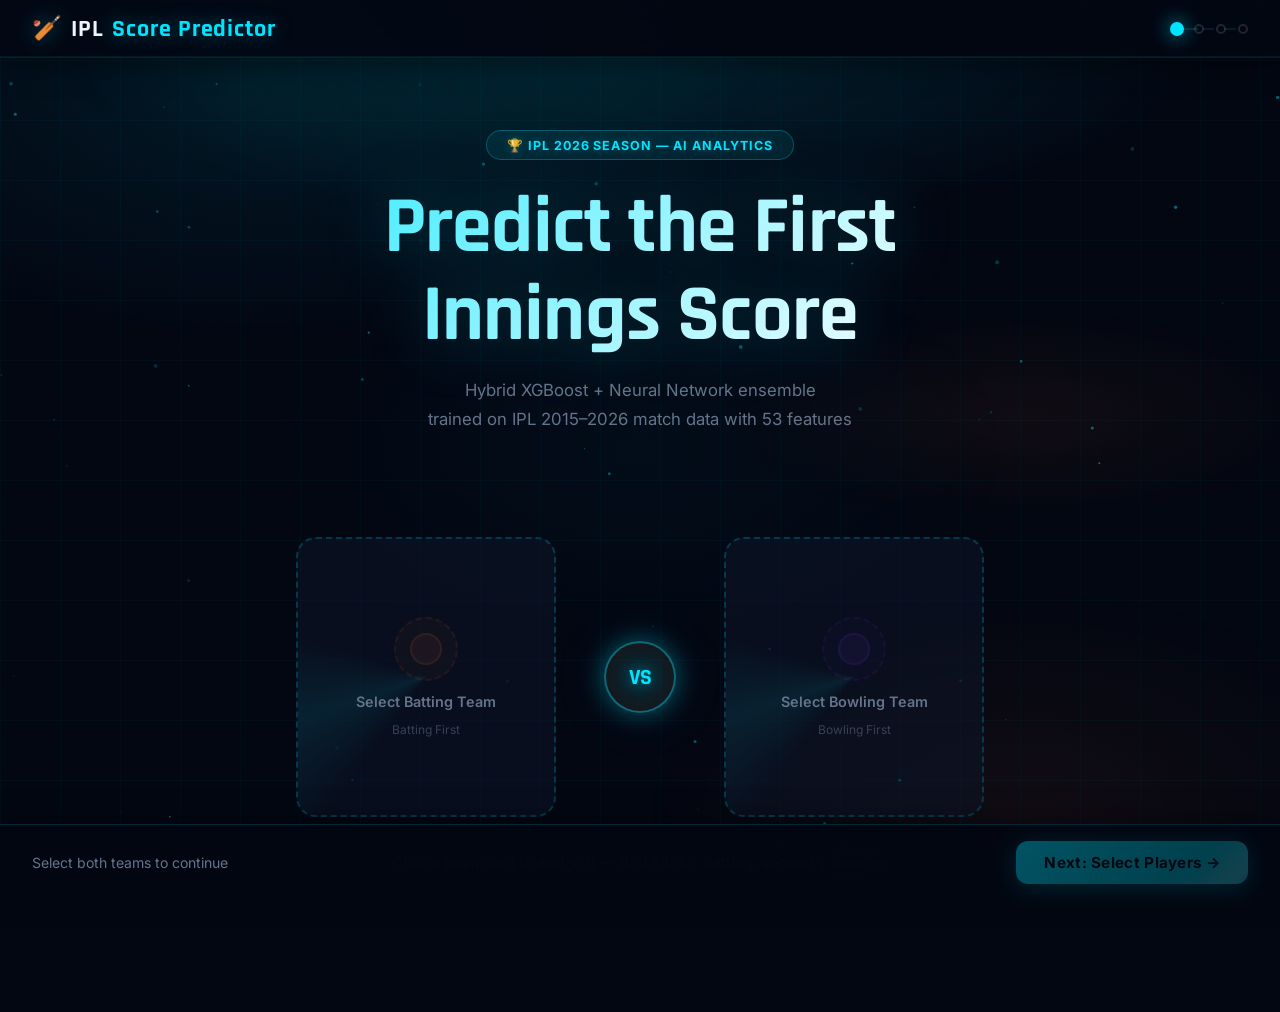
<file: frontend/index.html>
<!DOCTYPE html>
<html lang="en">
<head>
  <meta charset="UTF-8">
  <meta name="viewport" content="width=device-width, initial-scale=1.0">
  <title>IPL Score Predictor — AI Powered</title>
  <meta name="description" content="Predict IPL first innings scores using hybrid XGBoost + Neural Network AI trained on 10+ years of IPL data.">
  <link rel="stylesheet" href="css/style.css">
  <link rel="preconnect" href="https://fonts.googleapis.com">
  <link rel="preconnect" href="https://fonts.gstatic.com" crossorigin>
  <link href="https://fonts.googleapis.com/css2?family=Rajdhani:wght@500;600;700&family=Inter:wght@400;500;600;700;800;900&family=Orbitron:wght@500;700;900&display=swap" rel="stylesheet">
</head>
<body>

<!-- Floating particles canvas -->
<canvas id="particlesCanvas" style="position:fixed;inset:0;z-index:0;pointer-events:none;"></canvas>

<nav class="navbar">
  <a href="index.html" class="logo">🏏 <span>IPL</span> Score Predictor</a>
  <div class="nav-steps">
    <div class="step-dot active" title="Select Teams"></div>
    <div class="step-dot" title="Select Players"></div>
    <div class="step-dot" title="Match Conditions"></div>
    <div class="step-dot" title="Prediction"></div>
  </div>
</nav>

<section class="hero fade-in">
  <div class="hero-badge">🏆 IPL 2026 Season — AI Analytics</div>
  <h1>Predict the First<br>Innings Score</h1>
  <p>Hybrid XGBoost + Neural Network ensemble<br>trained on IPL 2015–2026 match data with 53 features</p>
</section>

<div class="vs-container fade-in-delay-1">
  <div class="team-slot" id="slot1">
    <div class="slot-placeholder-icon">
      <div style="width:64px;height:64px;border-radius:50%;background:rgba(255,107,53,0.1);border:2px dashed rgba(255,107,53,0.3);display:flex;align-items:center;justify-content:center;">
        <div style="width:32px;height:32px;border-radius:50%;background:rgba(255,107,53,0.2);border:2px solid rgba(255,107,53,0.4);"></div>
      </div>
    </div>
    <div class="slot-placeholder-text">Select Batting Team</div>
    <div class="slot-placeholder-sub">Batting First</div>
  </div>
  <div class="vs-badge">VS</div>
  <div class="team-slot" id="slot2">
    <div class="slot-placeholder-icon">
      <div style="width:64px;height:64px;border-radius:50%;background:rgba(124,58,237,0.1);border:2px dashed rgba(124,58,237,0.3);display:flex;align-items:center;justify-content:center;">
        <div style="width:32px;height:32px;border-radius:50%;background:rgba(124,58,237,0.2);border:2px solid rgba(124,58,237,0.4);"></div>
      </div>
    </div>
    <div class="slot-placeholder-text">Select Bowling Team</div>
    <div class="slot-placeholder-sub">Bowling First</div>
  </div>
</div>

<div class="page-header fade-in-delay-2" style="padding-top:0.25rem">
  <p>Click a team card to assign it — first click = batting, second = bowling</p>
</div>

<div class="teams-grid fade-in-delay-3" id="teamsGrid"></div>

<div class="bottom-bar">
  <div style="color:var(--muted);font-size:0.88rem" id="selectionStatus">Select both teams to continue</div>
  <button class="btn btn-primary" id="nextBtn" disabled onclick="goNext()">
    Next: Select Players →
  </button>
</div>

<div class="toast" id="toast"></div>

<script src="js/api.js"></script>
<script src="js/state.js"></script>
<script>
/* ── Floating Particles ── */
(function() {
  const canvas = document.getElementById('particlesCanvas');
  if (!canvas) return;
  const ctx = canvas.getContext('2d');
  let w, h, particles = [];
  function resize() { w = canvas.width = window.innerWidth; h = canvas.height = window.innerHeight; }
  resize();
  window.addEventListener('resize', resize);

  for (let i = 0; i < 60; i++) {
    particles.push({
      x: Math.random() * w, y: Math.random() * h,
      vx: (Math.random() - 0.5) * 0.3, vy: (Math.random() - 0.5) * 0.3,
      r: Math.random() * 1.5 + 0.5,
      a: Math.random() * 0.4 + 0.1
    });
  }
  function draw() {
    ctx.clearRect(0, 0, w, h);
    particles.forEach(p => {
      p.x += p.vx; p.y += p.vy;
      if (p.x < 0) p.x = w; if (p.x > w) p.x = 0;
      if (p.y < 0) p.y = h; if (p.y > h) p.y = 0;
      ctx.beginPath();
      ctx.arc(p.x, p.y, p.r, 0, Math.PI * 2);
      ctx.fillStyle = `rgba(0,229,255,${p.a})`;
      ctx.fill();
    });
    // Draw connections
    for (let i = 0; i < particles.length; i++) {
      for (let j = i + 1; j < particles.length; j++) {
        const dx = particles[i].x - particles[j].x;
        const dy = particles[i].y - particles[j].y;
        const dist = Math.sqrt(dx * dx + dy * dy);
        if (dist < 120) {
          ctx.beginPath();
          ctx.moveTo(particles[i].x, particles[i].y);
          ctx.lineTo(particles[j].x, particles[j].y);
          ctx.strokeStyle = `rgba(0,229,255,${0.06 * (1 - dist / 120)})`;
          ctx.lineWidth = 0.5;
          ctx.stroke();
        }
      }
    }
    requestAnimationFrame(draw);
  }
  draw();
})();

let teams = [];
let selectedTeams = [null, null];

async function init() {
  teams = await fetchTeams();
  renderTeams();
}

function renderTeams() {
  const grid = document.getElementById("teamsGrid");
  grid.innerHTML = teams.map(t => `
    <div class="team-card" id="tc-${t.team_id}" onclick="selectTeam('${t.team_id}')">
      <img src="${t.logo_url}" alt="${t.short_name}"
           onerror="this.src='https://ui-avatars.com/api/?name=${encodeURIComponent(t.short_name)}&background=0a0f1e&color=00e5ff&size=64&bold=true'">
      <div class="t-name">${t.team_name}</div>
      <div class="t-short">${t.short_name}</div>
    </div>
  `).join("");
}

function selectTeam(teamId) {
  const team = teams.find(t => t.team_id === teamId);
  if (!team) return;
  const idx = selectedTeams.indexOf(teamId);
  if (idx !== -1) {
    selectedTeams[idx] = null;
    clearSlot(idx + 1);
    updateCards();
    updateStatus();
    return;
  }
  const slot = selectedTeams[0] === null ? 0 : selectedTeams[1] === null ? 1 : -1;
  if (slot === -1) { showToast("Both slots filled. Click a team to deselect.", "error"); return; }
  selectedTeams[slot] = teamId;
  fillSlot(slot + 1, team);
  updateCards();
  updateStatus();
}

function fillSlot(slotNum, team) {
  const el = document.getElementById(`slot${slotNum}`);
  el.classList.add("filled");
  const label = slotNum === 1
    ? `<div class="slot-short slot-bat-label">🏏 Batting First</div>`
    : `<div class="slot-short slot-bowl-label">🎯 Bowling First</div>`;
  el.innerHTML = `
    <img src="${team.logo_url}" alt="${team.short_name}"
         onerror="this.src='https://ui-avatars.com/api/?name=${encodeURIComponent(team.short_name)}&background=0a0f1e&color=00e5ff&size=90&bold=true'">
    <div class="slot-name">${team.team_name}</div>
    ${label}
  `;
}

function clearSlot(slotNum) {
  const el = document.getElementById(`slot${slotNum}`);
  el.classList.remove("filled");
  const isSlot1 = slotNum === 1;
  const color = isSlot1 ? "255,107,53" : "124,58,237";
  el.innerHTML = `
    <div class="slot-placeholder-icon">
      <div style="width:64px;height:64px;border-radius:50%;background:rgba(${color},0.1);border:2px dashed rgba(${color},0.3);display:flex;align-items:center;justify-content:center;">
        <div style="width:32px;height:32px;border-radius:50%;background:rgba(${color},0.2);border:2px solid rgba(${color},0.4);"></div>
      </div>
    </div>
    <div class="slot-placeholder-text">${isSlot1 ? "Select Batting Team" : "Select Bowling Team"}</div>
    <div class="slot-placeholder-sub">${isSlot1 ? "Batting First" : "Bowling First"}</div>
  `;
}

function updateCards() {
  teams.forEach(t => {
    const card = document.getElementById(`tc-${t.team_id}`);
    if (!card) return;
    card.className = "team-card";
    if (selectedTeams[0] === t.team_id) card.classList.add("selected-1");
    else if (selectedTeams[1] === t.team_id) card.classList.add("selected-2");
    else if (selectedTeams[0] && selectedTeams[1]) card.classList.add("disabled");
  });
}

function updateStatus() {
  const btn = document.getElementById("nextBtn");
  const status = document.getElementById("selectionStatus");
  if (selectedTeams[0] && selectedTeams[1]) {
    btn.disabled = false;
    const t1 = teams.find(t => t.team_id === selectedTeams[0]);
    const t2 = teams.find(t => t.team_id === selectedTeams[1]);
    status.innerHTML = `<span style="color:var(--accent)">${t1.short_name}</span> <span style="color:var(--muted)">vs</span> <span style="color:var(--accent2)">${t2.short_name}</span>`;
  } else {
    btn.disabled = true;
    status.textContent = selectedTeams[0]
      ? "Now select the bowling team"
      : "Select both teams to continue";
  }
}

function goNext() {
  if (!selectedTeams[0] || !selectedTeams[1]) return;
  const battingTeam = teams.find(t => t.team_id === selectedTeams[0]);
  const bowlingTeam = teams.find(t => t.team_id === selectedTeams[1]);
  
  console.log('Saving batting team:', battingTeam);
  console.log('Saving bowling team:', bowlingTeam);
  
  saveState({
    battingTeam: selectedTeams[0],
    bowlingTeam: selectedTeams[1],
    battingTeamData: battingTeam,
    bowlingTeamData: bowlingTeam
  });
  
  console.log('State saved, redirecting to squad.html');
  window.location.href = "squad.html";
}

init();
</script>
</body>
</html>
</file>
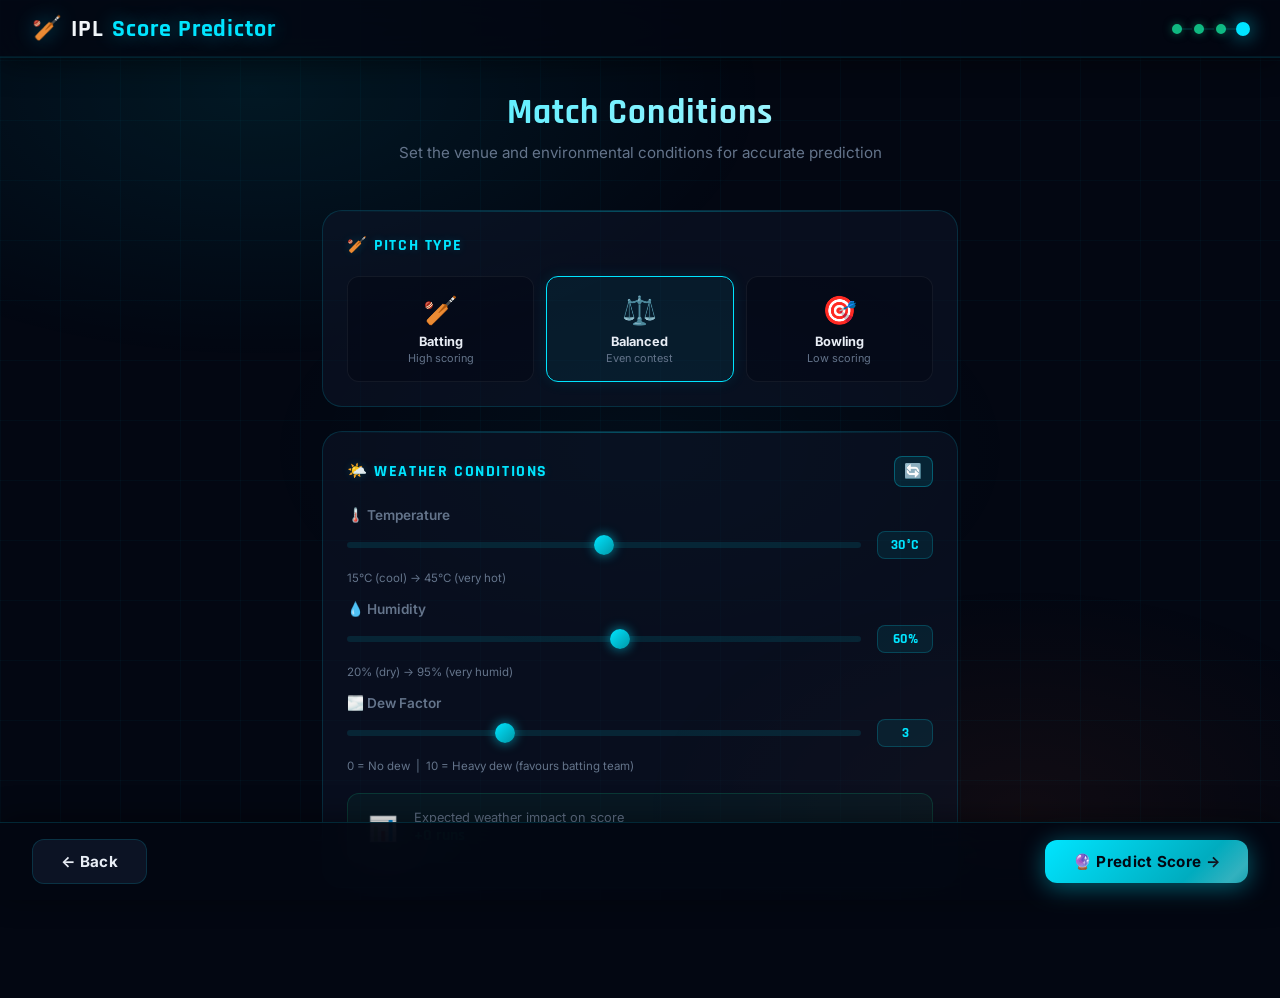
<file: frontend/conditions.html>
<!DOCTYPE html>
<html lang="en">
<head>
  <meta charset="UTF-8">
  <meta name="viewport" content="width=device-width, initial-scale=1.0">
  <title>Match Conditions | IPL Score Predictor</title>
  <link rel="stylesheet" href="css/style.css">
  <link rel="preconnect" href="https://fonts.googleapis.com">
  <link rel="preconnect" href="https://fonts.gstatic.com" crossorigin>
  <link href="https://fonts.googleapis.com/css2?family=Rajdhani:wght@500;600;700&family=Inter:wght@400;500;600;700;800;900&family=Orbitron:wght@500;700;900&display=swap" rel="stylesheet">
  <style>
    .refresh-btn {
      background: rgba(0,229,255,0.1);
      border: 1px solid rgba(0,229,255,0.3);
      border-radius: 8px;
      color: var(--accent);
      padding: 0.4rem 0.6rem;
      cursor: pointer;
      font-size: 0.9rem;
      transition: all 0.2s;
    }
    .refresh-btn:hover {
      background: rgba(0,229,255,0.2);
      transform: rotate(180deg);
    }
  </style>
</head>
<body>

<nav class="navbar">
  <a href="index.html" class="logo">🏏 <span>IPL</span> Score Predictor</a>
  <div class="nav-steps">
    <div class="step-dot done"></div>
    <div class="step-dot done"></div>
    <div class="step-dot done"></div>
    <div class="step-dot active"></div>
  </div>
</nav>

<div class="page-header fade-in">
  <h2>Match Conditions</h2>
  <p>Set the venue and environmental conditions for accurate prediction</p>
</div>

<div class="conditions-form fade-in-delay-1">

  <!-- Pitch Type Section -->
  <div class="form-section">
    <div class="form-section-title">🏏 Pitch Type</div>
    <div class="pitch-toggle-group">
      <div class="pitch-toggle-card" id="ptc-Batting" onclick="setPitch('Batting')">
        <div class="ptc-icon">🏏</div>
        <div class="ptc-label">Batting</div>
        <div class="ptc-sub">High scoring</div>
      </div>
      <div class="pitch-toggle-card active-balanced" id="ptc-Balanced" onclick="setPitch('Balanced')">
        <div class="ptc-icon">⚖️</div>
        <div class="ptc-label">Balanced</div>
        <div class="ptc-sub">Even contest</div>
      </div>
      <div class="pitch-toggle-card" id="ptc-Bowling" onclick="setPitch('Bowling')">
        <div class="ptc-icon">🎯</div>
        <div class="ptc-label">Bowling</div>
        <div class="ptc-sub">Low scoring</div>
      </div>
    </div>
    <input type="hidden" id="pitchType" value="Balanced">
  </div>

  <!-- Weather Section -->
  <div class="form-section">
    <div class="form-section-title" style="display: flex; justify-content: space-between; align-items: center;">
      <span>🌤️ Weather Conditions</span>
      <button onclick="refreshWeather()" class="refresh-btn" title="Refresh weather data">
        🔄
      </button>
    </div>

    <div class="form-group">
      <label>🌡️ Temperature</label>
      <div class="range-row">
        <input type="range" id="tempRange" min="15" max="45" value="30"
               oninput="updateSlider('tempVal',this.value,'°C'); updateWeatherImpact()">
        <div class="range-val" id="tempVal">30°C</div>
      </div>
      <div class="range-hint">15°C (cool) → 45°C (very hot)</div>
    </div>

    <div class="form-group" style="margin-top:1rem">
      <label>💧 Humidity</label>
      <div class="range-row">
        <input type="range" id="humidRange" min="20" max="95" value="60"
               oninput="updateSlider('humidVal',this.value,'%'); updateWeatherImpact()">
        <div class="range-val" id="humidVal">60%</div>
      </div>
      <div class="range-hint">20% (dry) → 95% (very humid)</div>
    </div>

    <div class="form-group" style="margin-top:1rem">
      <label>🌫️ Dew Factor</label>
      <div class="range-row">
        <input type="range" id="dewRange" min="0" max="10" value="3"
               oninput="updateSlider('dewVal',this.value,''); updateWeatherImpact()">
        <div class="range-val" id="dewVal">3</div>
      </div>
      <div class="range-hint">0 = No dew &nbsp;|&nbsp; 10 = Heavy dew (favours batting team)</div>
    </div>

    <div class="weather-impact-card" id="weatherImpact" style="margin-top:1.25rem">
      <div class="wi-icon">📊</div>
      <div>
        <div class="wi-label">Expected weather impact on score</div>
        <div class="wi-val" id="weatherImpactVal">+0 runs</div>
      </div>
    </div>
  </div>

</div>

<div class="bottom-bar">
  <button class="btn btn-secondary" onclick="window.location.href='venue.html'">← Back</button>
  <button class="btn btn-primary" id="predictBtn" onclick="goPredict()">
    🔮 Predict Score →
  </button>
</div>

<div class="loading-overlay" id="loader">
  <div class="cricket-ball"></div>
  <div class="loading-text">Running AI prediction...</div>
</div>
<div class="toast" id="toast"></div>

<script src="js/api.js"></script>
<script src="js/state.js"></script>
<script>
const API_BASE = 'http://localhost:8001/api';
const state = loadState();
if (!state.battingXI || !state.bowlingXI || !state.venueId) {
  window.location.href = 'venue.html';
}

// ── State ────────────────────────────────────────────────────────────────────
let currentPitch = state.pitchType || 'Balanced';

// ── Slider / Weather ─────────────────────────────────────────────────────────
function updateSlider(id, val, suffix) {
  document.getElementById(id).textContent = val + suffix;
}

function setPitch(type) {
  currentPitch = type;
  document.getElementById('pitchType').value = type;
  ['Batting', 'Balanced', 'Bowling'].forEach(t => {
    const el = document.getElementById(`ptc-${t}`);
    el.className = 'pitch-toggle-card' + (t === type ? ` active-${t.toLowerCase()}` : '');
  });
}

function updateWeatherImpact() {
  const temp  = parseFloat(document.getElementById('tempRange').value);
  const humid = parseFloat(document.getElementById('humidRange').value);
  const dew   = parseFloat(document.getElementById('dewRange').value);
  let impact = 0;
  if (temp  > 35) impact -= Math.round((temp  - 35) * 0.5);
  if (humid > 70) impact -= Math.round((humid - 70) * 0.2);
  impact += Math.round(dew * 1.2);
  const el = document.getElementById('weatherImpactVal');
  el.textContent = (impact >= 0 ? '+' : '') + impact + ' runs';
  el.style.color = impact >= 0 ? 'var(--accent3)' : 'var(--red)';
}

// ── Predict ───────────────────────────────────────────────────────────────────
async function goPredict() {
  const payload = {
    batting_team_id: state.battingTeam,
    bowling_team_id: state.bowlingTeam,
    batting_xi:      state.battingXI,
    bowling_xi:      state.bowlingXI,
    venue_id:        state.venueId,
    pitch_type:      currentPitch,
    temperature:     parseFloat(document.getElementById('tempRange').value),
    humidity:        parseFloat(document.getElementById('humidRange').value),
    dew_factor:      parseFloat(document.getElementById('dewRange').value),
    season:          2026,
  };
  document.getElementById('loader').classList.add('active');
  try {
    const result = await predictScore(payload);
    if (result.error) { showToast(result.error.join(', '), 'error'); return; }
    saveState({ ...state, prediction: result });
    window.location.href = 'result.html';
  } catch(e) {
    showToast('Prediction failed. Is the backend running?', 'error');
  }
  document.getElementById('loader').classList.remove('active');
}

// ── Init ──────────────────────────────────────────────────────────────────────
async function init() {
  setPitch(currentPitch);
  updateWeatherImpact();
  
  // Auto-fetch weather data for selected venue
  if (state.venueId) {
    await fetchWeatherData(state.venueId);
  }
}

// ── Weather API Integration ──────────────────────────────────────────────────
async function fetchWeatherData(venueId) {
  try {
    showToast('Fetching live weather data...', 'info');
    
    const response = await fetch(`${API_BASE}/weather/${venueId}?match_hour=19`);
    const data = await response.json();
    
    if (data.status === 'success') {
      const weather = data.weather;
      
      // Update sliders with real weather data
      document.getElementById('tempRange').value = weather.temperature;
      document.getElementById('humidRange').value = weather.humidity;
      document.getElementById('dewRange').value = weather.dew_factor;
      
      // Update display values
      updateSlider('tempVal', weather.temperature, '°C');
      updateSlider('humidVal', weather.humidity, '%');
      updateSlider('dewVal', weather.dew_factor, '');
      
      // Update weather impact
      updateWeatherImpact();
      
      // Show weather info
      const source = weather.source === 'openweather' ? 'Live Weather' : 'Default';
      showToast(`${source} data loaded for ${weather.city}`, 'success');
      
      // Add weather info card
      addWeatherInfoCard(weather);
    }
  } catch (error) {
    console.error('Weather fetch error:', error);
    showToast('Using default weather conditions', 'warning');
  }
}

function addWeatherInfoCard(weather) {
  // Remove existing weather info if any
  const existing = document.getElementById('weatherInfoCard');
  if (existing) existing.remove();
  
  // Create weather info card
  const card = document.createElement('div');
  card.id = 'weatherInfoCard';
  card.className = 'weather-info-card';
  card.style.cssText = `
    background: rgba(0,229,255,0.08);
    border: 1px solid rgba(0,229,255,0.2);
    border-radius: 12px;
    padding: 1rem;
    margin-bottom: 1rem;
    display: flex;
    align-items: center;
    gap: 0.75rem;
    animation: slideInWeather 0.4s ease;
  `;
  
  const isLive = weather.source === 'openweather';
  const icon = isLive ? '🌤️' : '📊';
  const status = isLive ? 'Live Weather' : 'Default Conditions';
  
  card.innerHTML = `
    <div style="font-size: 2rem;">${icon}</div>
    <div>
      <div style="font-weight: 600; color: var(--text2);">${status} - ${weather.city}</div>
      <div style="font-size: 0.85rem; color: var(--muted); margin-top: 0.2rem;">
        ${weather.description} • Match time: ${weather.match_time || '7:30 PM IST'}
      </div>
      ${weather.feels_like ? `<div style="font-size: 0.8rem; color: var(--muted); margin-top: 0.1rem;">Feels like ${weather.feels_like}°C</div>` : ''}
    </div>
  `;
  
  // Add CSS animation
  const style = document.createElement('style');
  style.textContent = `
    @keyframes slideInWeather {
      from { opacity: 0; transform: translateY(-10px); }
      to { opacity: 1; transform: translateY(0); }
    }
  `;
  document.head.appendChild(style);
  
  // Insert after weather section title
  const weatherSection = document.querySelector('.form-section:last-child');
  const title = weatherSection.querySelector('.form-section-title');
  title.insertAdjacentElement('afterend', card);
}

// ── Weather refresh function ─────────────────────────────────────────────────
async function refreshWeather() {
  if (state.venueId) {
    await fetchWeatherData(state.venueId);
  } else {
    showToast('Please select a venue first', 'warning');
  }
}

init();
</script>
</body>
</html>
</file>
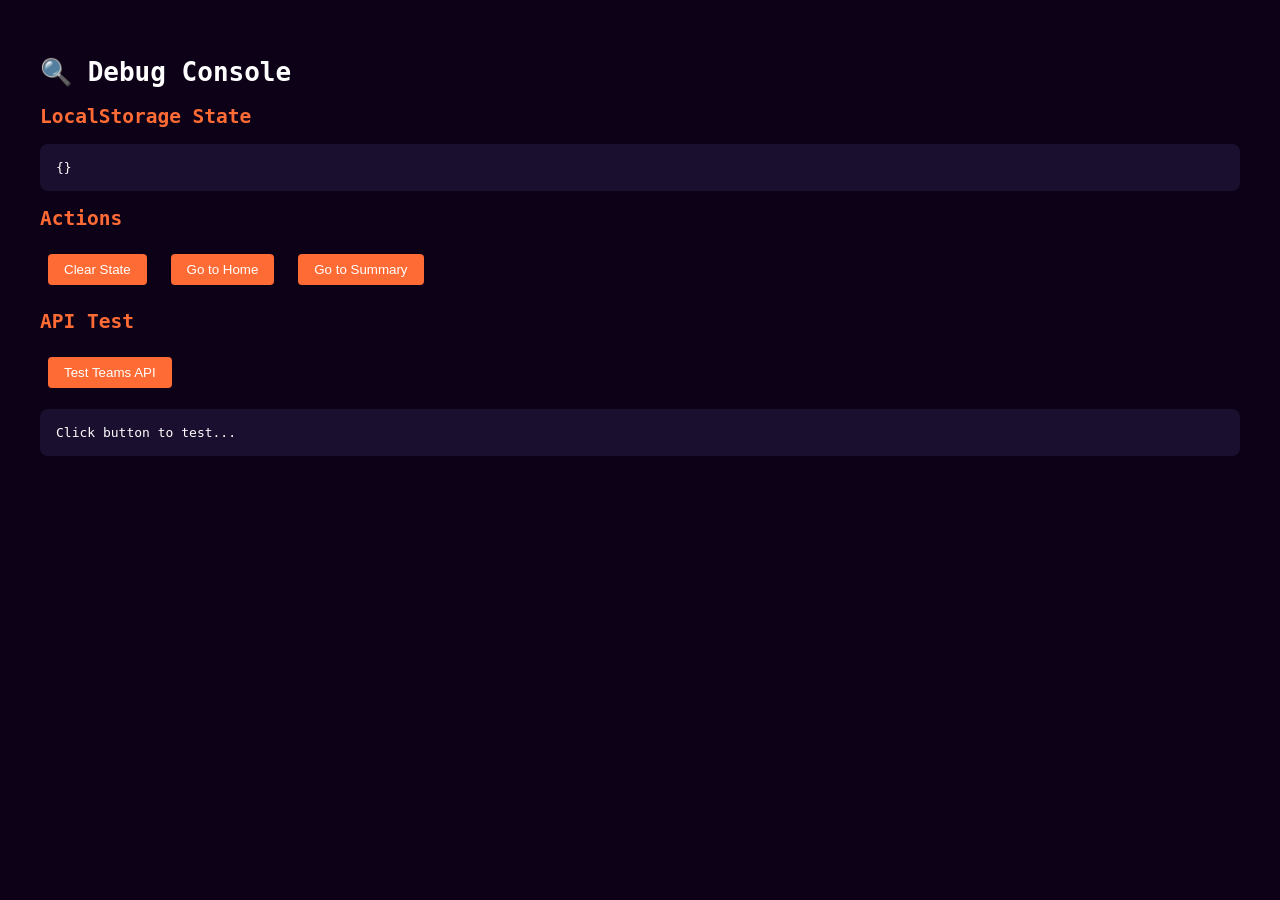
<file: frontend/debug.html>
<!DOCTYPE html>
<html>
<head>
  <title>Debug - LocalStorage</title>
  <style>
    body { font-family: monospace; background: #0d0118; color: #fff; padding: 2rem; }
    pre { background: #1a0f2e; padding: 1rem; border-radius: 8px; overflow-x: auto; }
    h2 { color: #ff6b35; }
    button { padding: 0.5rem 1rem; margin: 0.5rem; background: #ff6b35; color: #fff; border: none; border-radius: 4px; cursor: pointer; }
  </style>
</head>
<body>
  <h1>🔍 Debug Console</h1>
  
  <h2>LocalStorage State</h2>
  <pre id="stateOutput">Loading...</pre>
  
  <h2>Actions</h2>
  <button onclick="clearState()">Clear State</button>
  <button onclick="location.href='index.html'">Go to Home</button>
  <button onclick="location.href='summary.html'">Go to Summary</button>
  
  <h2>API Test</h2>
  <button onclick="testAPI()">Test Teams API</button>
  <pre id="apiOutput">Click button to test...</pre>

  <script src="js/state.js"></script>
  <script>
    const state = loadState();
    document.getElementById('stateOutput').textContent = JSON.stringify(state, null, 2);
    
    function clearState() {
      clearState();
      alert('State cleared!');
      location.reload();
    }
    
    async function testAPI() {
      try {
        const response = await fetch('http://localhost:8001/api/teams');
        const data = await response.json();
        document.getElementById('apiOutput').textContent = JSON.stringify(data, null, 2);
      } catch (error) {
        document.getElementById('apiOutput').textContent = 'Error: ' + error.message;
      }
    }
  </script>
</body>
</html>
</file>
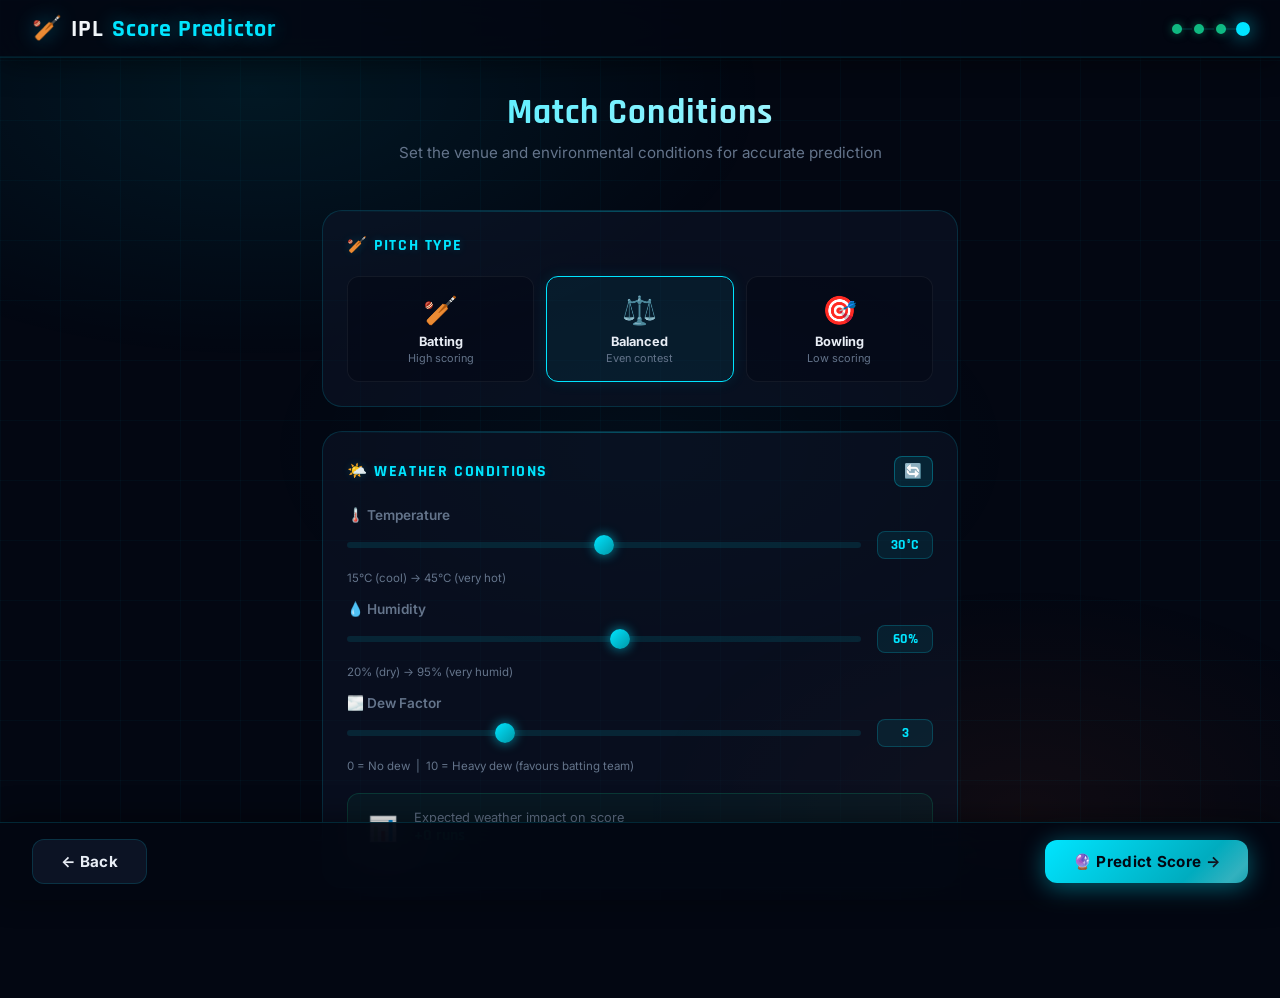
<file: frontend/result.html>
<!DOCTYPE html>
<html lang="en">
<head>
  <meta charset="UTF-8">
  <meta name="viewport" content="width=device-width, initial-scale=1.0">
  <title>Prediction Result | IPL Score Predictor</title>
  <link rel="stylesheet" href="css/style.css">
  <link rel="preconnect" href="https://fonts.googleapis.com">
  <link rel="preconnect" href="https://fonts.gstatic.com" crossorigin>
  <link href="https://fonts.googleapis.com/css2?family=Rajdhani:wght@500;600;700&family=Inter:wght@400;500;600;700;800;900&family=Orbitron:wght@500;700;900&display=swap" rel="stylesheet">
</head>
<body>

<nav class="navbar">
  <a href="index.html" class="logo">🏏 <span>IPL</span> Score Predictor</a>
  <div class="nav-steps">
    <div class="step-dot done"></div>
    <div class="step-dot done"></div>
    <div class="step-dot done"></div>
    <div class="step-dot active"></div>
  </div>
</nav>

<div class="page-header fade-in">
  <h2>Prediction Result</h2>
  <p id="matchTitle">—</p>
</div>

<div class="result-container fade-in-delay-1">

  <!-- Main Score Card -->
  <div class="score-card">
    <div class="score-label">Predicted First Innings Score</div>
    <div class="score-value" id="scoreVal">—</div>
    <div class="score-range">
      Expected range: <strong id="scoreRange">—</strong>
    </div>

    <!-- Range Bar -->
    <div class="range-bar-wrap">
      <div class="range-bar-track">
        <div class="range-bar-fill" id="rangeBarFill" style="left:0%;width:0%"></div>
        <div class="range-bar-marker" id="rangeBarMarker" style="left:50%"></div>
      </div>
      <div class="range-bar-labels">
        <span id="rangeLow">—</span>
        <span style="color:var(--accent);font-weight:700" id="rangeMid">—</span>
        <span id="rangeHigh">—</span>
      </div>
    </div>

    <!-- Confidence Arc -->
    <div class="confidence-section">
      <div class="confidence-arc-wrap">
        <div class="confidence-arc">
          <svg viewBox="0 0 160 80">
            <path class="conf-track" d="M 10 80 A 70 70 0 0 1 150 80"/>
            <path class="conf-fill" id="confArcFill" d="M 10 80 A 70 70 0 0 1 150 80"
                  stroke="url(#confGrad)"/>
            <defs>
              <linearGradient id="confGrad" x1="0%" y1="0%" x2="100%" y2="0%">
                <stop offset="0%" style="stop-color:#7c3aed"/>
                <stop offset="100%" style="stop-color:#ff6b35"/>
              </linearGradient>
            </defs>
          </svg>
        </div>
        <div class="conf-pct" id="confVal">—%</div>
        <div class="conf-label">Model Confidence</div>
      </div>
    </div>

    <!-- Model Breakdown -->
    <div class="model-breakdown">
      <div class="model-pill">XGBoost: <span id="xgbScore">—</span></div>
      <div class="model-pill">Neural Net: <span id="nnScore">—</span></div>
      <div class="model-pill">Hybrid (60/40): <span id="hybridScore">—</span></div>
    </div>
  </div>

  <!-- Model Comparison -->
  <div class="simulation-chart" style="margin-bottom:1.5rem">
    <div class="sim-title">🤖 Model Comparison</div>
    <div class="model-bars" id="modelBars"></div>
  </div>

  <!-- Top Factors -->
  <div style="margin-bottom:1.5rem">
    <div class="section-heading">🔍 Top Contributing Factors</div>
    <div class="factors-grid" id="factorsGrid"></div>
  </div>

  <!-- Simulation Chart -->
  <div class="simulation-chart">
    <div class="sim-title">📊 Score Simulation (5 runs)</div>
    <div class="sim-bars" id="simBars"></div>
  </div>

  <!-- Match Summary -->
  <div class="match-summary" id="matchSummary"></div>

  <!-- Actions -->
  <div style="display:flex;gap:1rem;justify-content:center;flex-wrap:wrap;margin-top:1.5rem">
    <button class="btn btn-secondary" onclick="window.location.href='conditions.html'">← Change Conditions</button>
    <button class="btn btn-secondary" onclick="window.location.href='squad.html'">← Change XI</button>
    <button class="btn btn-primary" onclick="window.location.href='index.html'">🔄 New Prediction</button>
  </div>

</div>

<script src="js/api.js"></script>
<script src="js/state.js"></script>
<script>
const state = loadState();
if (!state.prediction) window.location.href = 'conditions.html';

const FACTOR_ICONS = {
  'venue_avg_score':'🏟️','batting_team_avg_at_venue':'📈','bat_venue_avg_sr':'⚡',
  'bat_vs_opp_sr':'🏏','bat_vs_opp_avg':'📊','bat_powerplay_sr':'🚀','bat_death_sr':'💥',
  'bat_form_score':'🔥','bowl_venue_econ':'🎯','bowl_vs_opp_econ':'🎳',
  'bowl_powerplay_econ':'🛡️','bowl_death_econ':'⚔️','bowl_form_score':'��',
  'pitch_batting':'🏏','weather_score':'🌤️',
};

function animateNumber(id, from, to, duration) {
  const el = document.getElementById(id);
  const start = performance.now();
  function update(now) {
    const t = Math.min((now - start) / duration, 1);
    const ease = 1 - Math.pow(1 - t, 3);
    el.textContent = Math.round(from + (to - from) * ease);
    if (t < 1) requestAnimationFrame(update);
  }
  requestAnimationFrame(update);
}

async function init() {
  const p = state.prediction;
  const teams = await fetchTeams();
  const batTeam  = teams.find(t => t.team_id === state.battingTeam);
  const bowlTeam = teams.find(t => t.team_id === state.bowlingTeam);

  document.getElementById('matchTitle').textContent =
    `${batTeam?.team_name || 'Team 1'} vs ${bowlTeam?.team_name || 'Team 2'}`;

  animateNumber('scoreVal', 0, p.score, 1400);
  document.getElementById('scoreRange').textContent = `${p.range[0]} – ${p.range[1]}`;
  document.getElementById('rangeLow').textContent  = p.range[0];
  document.getElementById('rangeMid').textContent  = p.score;
  document.getElementById('rangeHigh').textContent = p.range[1];

  const span = p.range[1] - p.range[0] || 1;
  const pct  = ((p.score - p.range[0]) / span) * 100;
  setTimeout(() => {
    document.getElementById('rangeBarFill').style.cssText   = `left:0%;width:100%`;
    document.getElementById('rangeBarMarker').style.cssText = `left:${pct}%`;
  }, 400);

  const arcLen = 251;
  document.getElementById('confVal').textContent = `${p.confidence}%`;
  setTimeout(() => {
    const offset = arcLen - (arcLen * p.confidence / 100);
    document.getElementById('confArcFill').style.strokeDashoffset = offset;
  }, 500);

  document.getElementById('xgbScore').textContent    = p.xgb_score;
  document.getElementById('nnScore').textContent     = p.nn_score;
  document.getElementById('hybridScore').textContent = p.score;

  const maxModel = Math.max(p.xgb_score, p.nn_score, p.score);
  document.getElementById('modelBars').innerHTML = [
    { label: 'XGBoost',    val: p.xgb_score, color: 'linear-gradient(90deg,#ff6b35,#e8541a)' },
    { label: 'Neural Net', val: p.nn_score,   color: 'linear-gradient(90deg,#7c3aed,#6d28d9)' },
    { label: 'Hybrid',     val: p.score,      color: 'linear-gradient(90deg,#ffd700,#f59e0b)' },
  ].map(m => `
    <div class="model-bar-row">
      <div class="model-bar-label">${m.label}</div>
      <div class="model-bar-track">
        <div class="model-bar-fill" style="width:0%;background:${m.color}"
             data-target="${(m.val/maxModel*100).toFixed(1)}"></div>
      </div>
      <div class="model-bar-val">${m.val}</div>
    </div>
  `).join('');
  setTimeout(() => {
    document.querySelectorAll('.model-bar-fill').forEach(el => {
      el.style.width = el.dataset.target + '%';
    });
  }, 400);

  document.getElementById('factorsGrid').innerHTML = p.factors.map(f => `
    <div class="factor-card">
      <div class="factor-icon">${FACTOR_ICONS[f.feature] || '📌'}</div>
      <div>
        <div class="factor-label">${f.label}</div>
        <div class="factor-val">${f.value}</div>
      </div>
    </div>
  `).join('');

  const sims = p.simulations || [];
  if (sims.length) {
    const maxSim = Math.max(...sims, p.score);
    const minSim = Math.min(...sims, p.score);
    const range  = maxSim - minSim || 1;
    document.getElementById('simBars').innerHTML = sims.map(s => {
      const h = 20 + ((s - minSim) / range) * 75;
      const isMain = Math.abs(s - p.score) < 2;
      return `
        <div class="sim-bar ${isMain ? 'main' : ''}" style="height:${h}px">
          <div class="sim-bar-val">${Math.round(s)}</div>
        </div>
      `;
    }).join('');
  }

  document.getElementById('matchSummary').innerHTML = `
    <div class="ms-item">
      <div class="ms-label">Batting</div>
      <div class="ms-val" style="color:var(--accent)">${batTeam?.short_name || '—'}</div>
    </div>
    <div class="ms-item">
      <div class="ms-label">Bowling</div>
      <div class="ms-val" style="color:var(--accent2)">${bowlTeam?.short_name || '—'}</div>
    </div>
    <div class="ms-item">
      <div class="ms-label">Venue</div>
      <div class="ms-val">—</div>
    </div>
    <div class="ms-item">
      <div class="ms-label">Pitch</div>
      <div class="ms-val">${p.pitch_type || '—'}</div>
    </div>
    <div class="ms-item">
      <div class="ms-label">Season</div>
      <div class="ms-val">IPL 2026</div>
    </div>
  `;
}

init();
</script>
</body>
</html>
</file>
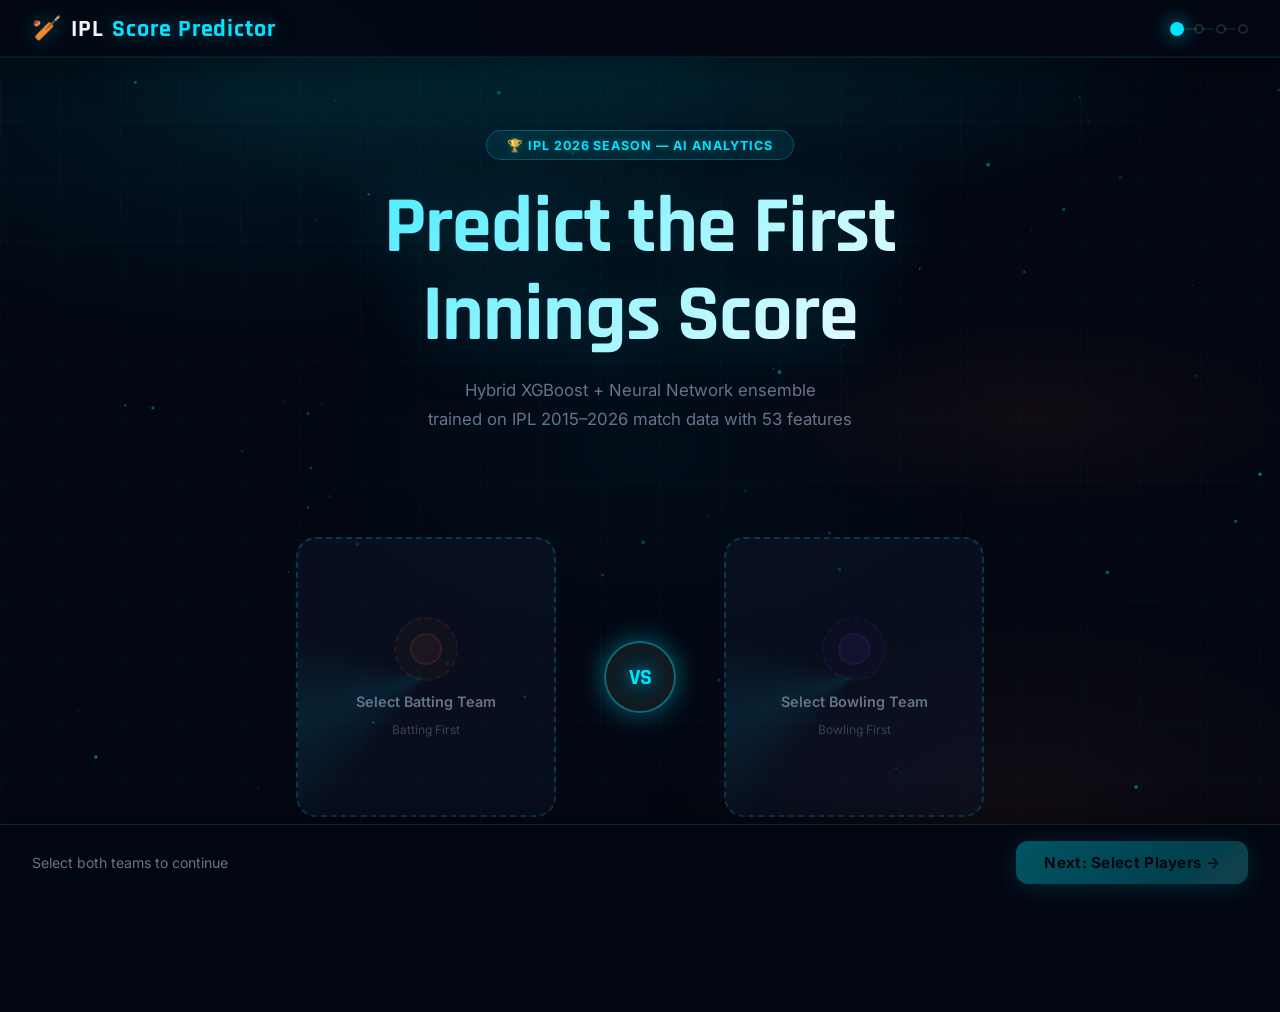
<file: frontend/squad.html>
<!DOCTYPE html>
<html lang="en">
<head>
  <meta charset="UTF-8">
  <meta name="viewport" content="width=device-width, initial-scale=1.0">
  <title>Select Playing XI | IPL Score Predictor</title>
  <link rel="stylesheet" href="css/style.css">
  <link rel="preconnect" href="https://fonts.googleapis.com">
  <link href="https://fonts.googleapis.com/css2?family=Rajdhani:wght@500;600;700&family=Inter:wght@400;500;600;700;800;900&family=Orbitron:wght@500;700;900&display=swap" rel="stylesheet">
</head>
<body>

<nav class="navbar">
  <a href="index.html" class="logo">🏏 <span>IPL</span> Score Predictor</a>
  <div class="nav-steps">
    <div class="step-dot done"></div>
    <div class="step-dot active"></div>
    <div class="step-dot"></div>
    <div class="step-dot"></div>
  </div>
</nav>

<div class="page-header fade-in">
  <h2>Select Playing XI</h2>
  <p>Choose exactly 11 players from each team's squad</p>
</div>

<!-- Mobile Tabs -->
<div class="squad-tabs" id="squadTabs">
  <button class="squad-tab-btn active" id="tabBat" onclick="switchTab('bat')">
    🏏 <span id="tabBatName">Batting Team</span> (<span id="tabBatCount">0</span>/11)
  </button>
  <button class="squad-tab-btn" id="tabBowl" onclick="switchTab('bowl')">
    🎯 <span id="tabBowlName">Bowling Team</span> (<span id="tabBowlCount">0</span>/11)
  </button>
</div>

<div class="squad-layout fade-in-delay-1">
  <!-- Batting Panel -->
  <div class="squad-panel" id="panelBat">
    <div class="squad-header">
      <div class="team-info">
        <img id="bat-logo" src="" alt="">
        <div>
          <h3 id="bat-name">Batting Team</h3>
          <div class="team-role" style="color:var(--accent)">🏏 Batting First</div>
        </div>
      </div>
      <div class="selection-count" id="bat-count">0 / 11</div>
    </div>
    <div class="filter-bar" id="batFilterBar">
      <button class="filter-btn active" onclick="setFilter('bat','all',this)">All</button>
      <button class="filter-btn" onclick="setFilter('bat','batter',this)">Batters</button>
      <button class="filter-btn" onclick="setFilter('bat','bowler',this)">Bowlers</button>
      <button class="filter-btn" onclick="setFilter('bat','allrounder',this)">All-rounders</button>
      <button class="filter-btn" onclick="setFilter('bat','wicketkeeper',this)">WK</button>
      <input class="search-input" type="text" placeholder="🔍 Search..." oninput="onSearch('bat',this.value)">
    </div>
    <div class="players-grid" id="bat-grid"></div>
  </div>

  <!-- Bowling Panel -->
  <div class="squad-panel" id="panelBowl">
    <div class="squad-header">
      <div class="team-info">
        <img id="bowl-logo" src="" alt="">
        <div>
          <h3 id="bowl-name">Bowling Team</h3>
          <div class="team-role" style="color:var(--accent2)">🎯 Bowling First</div>
        </div>
      </div>
      <div class="selection-count" id="bowl-count">0 / 11</div>
    </div>
    <div class="filter-bar" id="bowlFilterBar">
      <button class="filter-btn active" onclick="setFilter('bowl','all',this)">All</button>
      <button class="filter-btn" onclick="setFilter('bowl','batter',this)">Batters</button>
      <button class="filter-btn" onclick="setFilter('bowl','bowler',this)">Bowlers</button>
      <button class="filter-btn" onclick="setFilter('bowl','allrounder',this)">All-rounders</button>
      <button class="filter-btn" onclick="setFilter('bowl','wicketkeeper',this)">WK</button>
      <input class="search-input" type="text" placeholder="🔍 Search..." oninput="onSearch('bowl',this.value)">
    </div>
    <div class="players-grid" id="bowl-grid"></div>
  </div>
</div>

<div class="bottom-bar">
  <button class="btn btn-secondary" onclick="window.location.href='index.html'">← Back</button>
  <div class="squad-status-bar" id="squad-status">
    <div class="squad-status-item"><div class="dot"></div><span id="batStatusText">Bat: 0/11</span></div>
    <div class="squad-status-item"><div class="dot bowl"></div><span id="bowlStatusText">Bowl: 0/11</span></div>
  </div>
  <button class="btn btn-primary" id="nextBtn" disabled onclick="goNext()">
    Next: Conditions →
  </button>
</div>

<div class="loading-overlay" id="loader">
  <div class="cricket-ball"></div>
  <div class="loading-text">Loading Super Cards...</div>
</div>
<div class="toast" id="toast"></div>

<script src="js/api.js"></script>
<script src="js/state.js"></script>
<script>
const state = loadState();
if (!state.battingTeam || !state.bowlingTeam) window.location.href = "index.html";

let batPlayers = [], bowlPlayers = [];
let batSelected = new Set(), bowlSelected = new Set();
let batFilter = 'all', bowlFilter = 'all';
let batSearch = '', bowlSearch = '';
let allTeams = [];

function getRoleClass(role) {
  const r = (role || '').toLowerCase();
  if (r.includes('allrounder')) return 'role-allrounder';
  if (r.includes('bowler'))     return 'role-bowler';
  if (r.includes('wicket'))     return 'role-wicketkeeper';
  return 'role-batter';
}
function getRoleLabel(role) {
  const r = (role || '').toLowerCase();
  if (r.includes('allrounder')) return 'AR';
  if (r.includes('bowler'))     return 'BWL';
  if (r.includes('wicket'))     return 'WK';
  return 'BAT';
}
function getFormClass(form) {
  const map = {'Red-hot':'form-red-hot','Superb':'form-superb','Excellent':'form-excellent',
               'Average':'form-average','Below Average':'form-below','Poor':'form-poor'};
  return map[form] || 'form-average';
}
function getFormEmoji(form) {
  const map = {'Red-hot':'🔥','Superb':'⭐','Excellent':'✅','Average':'➖','Below Average':'📉','Poor':'❌'};
  return (map[form] || '') + ' ' + (form || 'Average');
}
function matchesFilter(p, filter) {
  if (filter === 'all') return true;
  const r = (p.role || '').toLowerCase();
  if (filter === 'batter')       return !r.includes('bowler') && !r.includes('allrounder') && !r.includes('wicket');
  if (filter === 'bowler')       return r.includes('bowler') && !r.includes('allrounder');
  if (filter === 'allrounder')   return r.includes('allrounder');
  if (filter === 'wicketkeeper') return r.includes('wicket');
  return true;
}

function renderPlayerCard(p, side) {
  const isSelected = side === 'bat' ? batSelected.has(p.player_id) : bowlSelected.has(p.player_id);
  const count = side === 'bat' ? batSelected.size : bowlSelected.size;
  const isDisabled = !isSelected && count >= 11;

  const primaryPhoto = p.photo_url || `https://scores.iplt20.com/ipl/playerimages/${encodeURIComponent(p.player_name)}.png`;
  const fallbackPhoto = `https://ui-avatars.com/api/?name=${encodeURIComponent(p.player_name)}&background=0a0f1e&color=00e5ff&size=150&bold=true&rounded=true`;

  const role = (p.role || '').toLowerCase();
  const isBowler = role.includes('bowler') && !role.includes('allrounder');
  const isAR = role.includes('allrounder');

  let statsHtml = '';
  if (!isBowler) {
    if (p.batting_avg > 0) statsHtml += `<div class="pc-stat"><span>Avg</span><span>${p.batting_avg}</span></div>`;
    if (p.batting_sr > 0)  statsHtml += `<div class="pc-stat"><span>SR</span><span>${p.batting_sr}</span></div>`;
  }
  if (isBowler || isAR) {
    if (p.economy > 0)  statsHtml += `<div class="pc-stat"><span>Eco</span><span>${p.economy}</span></div>`;
    if (p.wickets > 0)  statsHtml += `<div class="pc-stat"><span>Wkt</span><span>${p.wickets}</span></div>`;
  }

  return `
    <div class="player-card ${isSelected ? 'selected' : ''} ${isDisabled ? 'disabled' : ''}"
         id="pc-${side}-${p.player_id}"
         onclick="togglePlayer('${side}','${p.player_id}')">
      <div class="pc-check">✓</div>
      ${p.is_overseas ? '<div class="pc-overseas">🌍 OS</div>' : ''}
      <div class="pc-photo-wrap">
        <img class="pc-photo"
             src="${primaryPhoto}"
             alt="${p.player_name}"
             loading="lazy"
             onerror="if(this.src!=='${fallbackPhoto}'){this.src='${fallbackPhoto}';}">
      </div>
      <div class="pc-role ${getRoleClass(p.role)}">${getRoleLabel(p.role)}</div>
      <div class="pc-name">${p.player_name}</div>
      <div class="pc-stats">${statsHtml}</div>
      <div class="pc-form ${getFormClass(p.form_level)}">${getFormEmoji(p.form_level)}</div>
    </div>
  `;
}

function getFilteredPlayers(side) {
  const players = side === 'bat' ? batPlayers : bowlPlayers;
  const filter  = side === 'bat' ? batFilter  : bowlFilter;
  const search  = side === 'bat' ? batSearch  : bowlSearch;
  return players.filter(p =>
    matchesFilter(p, filter) &&
    (!search || p.player_name.toLowerCase().includes(search.toLowerCase()))
  );
}

function renderGrid(side) {
  const filtered = getFilteredPlayers(side);
  const grid = document.getElementById(`${side}-grid`);
  grid.innerHTML = filtered.length
    ? filtered.map(p => renderPlayerCard(p, side)).join('')
    : '<div style="grid-column:1/-1;text-align:center;color:var(--muted);padding:2rem">No players found</div>';
}

function setFilter(side, filter, btn) {
  if (side === 'bat') batFilter = filter;
  else bowlFilter = filter;
  const bar = document.getElementById(side === 'bat' ? 'batFilterBar' : 'bowlFilterBar');
  bar.querySelectorAll('.filter-btn').forEach(b => b.classList.remove('active'));
  btn.classList.add('active');
  renderGrid(side);
}

function onSearch(side, val) {
  if (side === 'bat') batSearch = val;
  else bowlSearch = val;
  renderGrid(side);
}

function togglePlayer(side, playerId) {
  const selected = side === 'bat' ? batSelected : bowlSelected;
  if (selected.has(playerId)) {
    selected.delete(playerId);
  } else {
    if (selected.size >= 11) { showToast('Already selected 11 players!', 'error'); return; }
    selected.add(playerId);
  }
  updateCount(side);
  renderGrid(side);
  updateNextBtn();
}

function updateCount(side) {
  const count = side === 'bat' ? batSelected.size : bowlSelected.size;
  const el = document.getElementById(`${side}-count`);
  el.textContent = `${count} / 11`;
  el.className = `selection-count ${count === 11 ? 'complete' : ''}`;
  if (side === 'bat') {
    document.getElementById('tabBatCount').textContent = count;
    document.getElementById('batStatusText').textContent = `Bat: ${count}/11`;
  } else {
    document.getElementById('tabBowlCount').textContent = count;
    document.getElementById('bowlStatusText').textContent = `Bowl: ${count}/11`;
  }
}

function updateNextBtn() {
  const ready = batSelected.size === 11 && bowlSelected.size === 11;
  document.getElementById('nextBtn').disabled = !ready;
}

function switchTab(side) {
  document.getElementById('panelBat').classList.toggle('hidden-mobile', side !== 'bat');
  document.getElementById('panelBowl').classList.toggle('hidden-mobile', side !== 'bowl');
  document.getElementById('tabBat').classList.toggle('active', side === 'bat');
  document.getElementById('tabBowl').classList.toggle('active', side === 'bowl');
}

async function init() {
  document.getElementById('loader').classList.add('active');
  try {
    allTeams = await fetchTeams();
    const [batData, bowlData] = await Promise.all([
      fetchPlayers(state.battingTeam),
      fetchPlayers(state.bowlingTeam),
    ]);
    batPlayers  = batData;
    bowlPlayers = bowlData;

    const batTeam  = allTeams.find(t => t.team_id === state.battingTeam);
    const bowlTeam = allTeams.find(t => t.team_id === state.bowlingTeam);

    const avatarFallback = (name) =>
      `https://ui-avatars.com/api/?name=${encodeURIComponent(name)}&background=0a0f1e&color=00e5ff&size=64&bold=true`;

    document.getElementById('bat-logo').src  = batTeam?.logo_url  || '';
    document.getElementById('bat-logo').onerror = function() { this.src = avatarFallback(batTeam?.short_name || 'BAT'); };
    document.getElementById('bat-name').textContent  = batTeam?.team_name  || '';
    document.getElementById('bowl-logo').src = bowlTeam?.logo_url || '';
    document.getElementById('bowl-logo').onerror = function() { this.src = avatarFallback(bowlTeam?.short_name || 'BWL'); };
    document.getElementById('bowl-name').textContent = bowlTeam?.team_name || '';
    document.getElementById('tabBatName').textContent  = batTeam?.short_name  || 'Batting';
    document.getElementById('tabBowlName').textContent = bowlTeam?.short_name || 'Bowling';

    renderGrid('bat');
    renderGrid('bowl');
  } catch(e) {
    showToast('Failed to load squads. Is the backend running?', 'error');
  }
  document.getElementById('loader').classList.remove('active');
}

function goNext() {
  // Save player data with only essential fields
  const battingXIData = batPlayers
    .filter(p => batSelected.has(p.player_id))
    .map(p => ({
      player_id: p.player_id,
      player_name: p.player_name,
      photo_url: p.photo_url,
      role: p.role
    }));
  
  const bowlingXIData = bowlPlayers
    .filter(p => bowlSelected.has(p.player_id))
    .map(p => ({
      player_id: p.player_id,
      player_name: p.player_name,
      photo_url: p.photo_url,
      role: p.role
    }));
  
  console.log('Saving state with batting XI:', battingXIData);
  console.log('Saving state with bowling XI:', bowlingXIData);
  
  saveState({
    ...state,
    battingXI: [...batSelected],
    bowlingXI: [...bowlSelected],
    battingXIData: battingXIData,
    bowlingXIData: bowlingXIData
  });
  
  console.log('State saved, redirecting to venue.html');
  window.location.href = 'venue.html';
}

// Update button text
document.addEventListener('DOMContentLoaded', () => {
  const nextBtn = document.getElementById('nextBtn');
  if (nextBtn) nextBtn.textContent = 'Next: Select Venue →';
});

init();
</script>
</body>
</html>
</file>
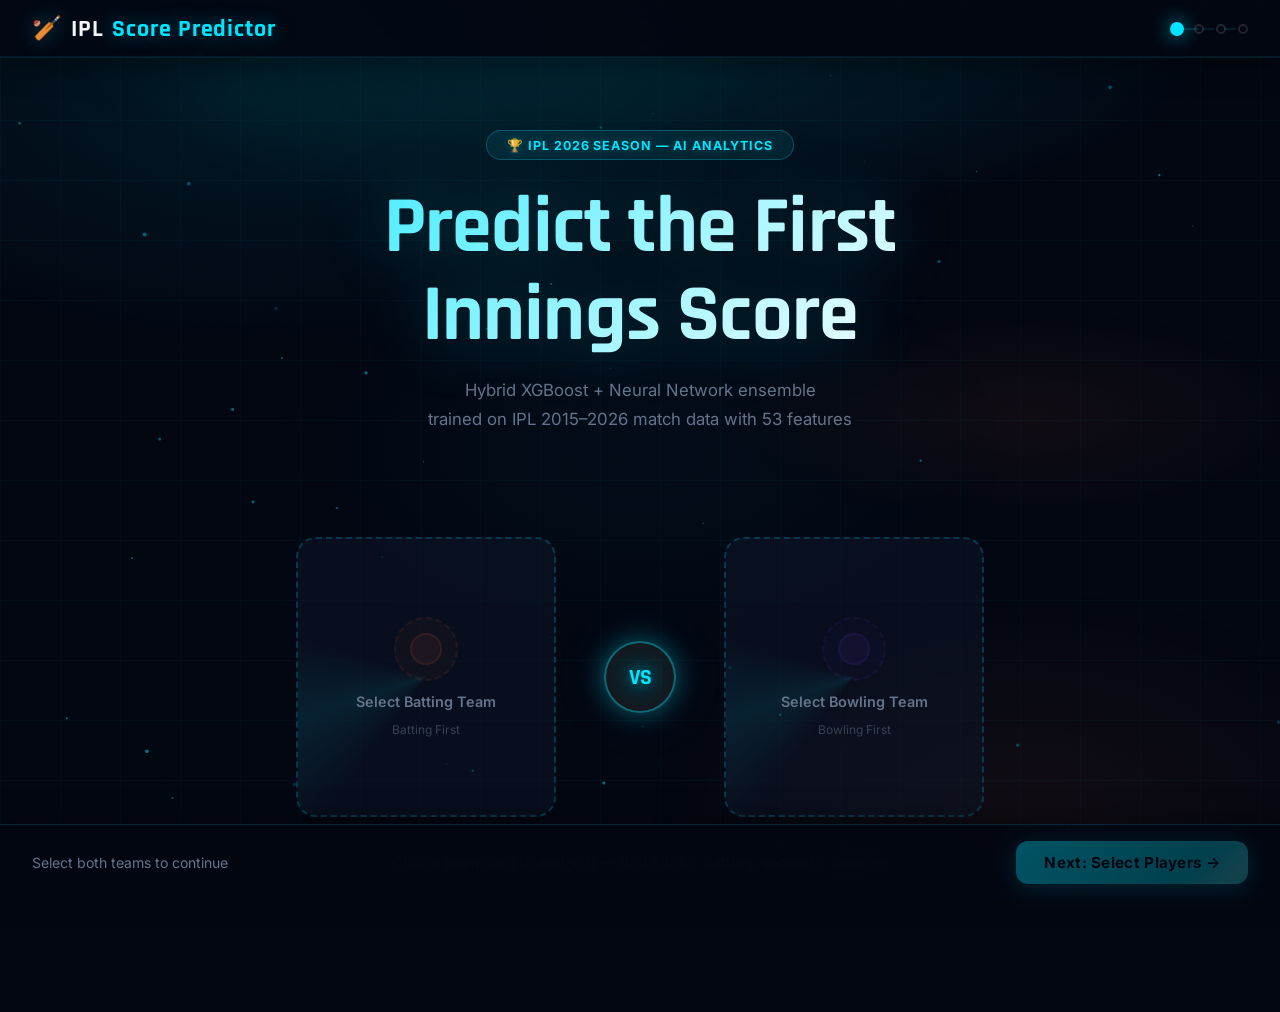
<file: frontend/summary.html>
<!DOCTYPE html>
<html lang="en">
<head>
  <meta charset="UTF-8">
  <meta name="viewport" content="width=device-width, initial-scale=1.0">
  <title>Match Summary | IPL Score Predictor</title>
  <link rel="stylesheet" href="css/style.css">
  <link rel="preconnect" href="https://fonts.googleapis.com">
  <link rel="preconnect" href="https://fonts.gstatic.com" crossorigin>
  <link href="https://fonts.googleapis.com/css2?family=Rajdhani:wght@500;600;700&family=Inter:wght@400;500;600;700;800;900&family=Orbitron:wght@500;700;900&display=swap" rel="stylesheet">
  <style>
    /* ── Match Summary Styles ── */
    .summary-container {
      max-width: 1000px;
      margin: 0 auto;
      padding: 2rem;
      display: flex;
      flex-direction: column;
      gap: 1.5rem;
    }

    /* ── Team Matchup Card ── */
    .matchup-card {
      background: var(--card-glass);
      backdrop-filter: blur(16px);
      border: 1px solid var(--border);
      border-radius: var(--radius-lg);
      padding: 2rem;
      display: flex;
      align-items: center;
      justify-content: center;
      gap: 3rem;
      position: relative;
      overflow: hidden;
    }
    .matchup-card::before {
      content: '';
      position: absolute;
      top: 0; left: 0; right: 0;
      height: 2px;
      background: linear-gradient(90deg, transparent, var(--accent2), transparent);
    }
    .team-info {
      display: flex;
      flex-direction: column;
      align-items: center;
      gap: 0.75rem;
    }
    .team-logo {
      width: 80px; height: 80px;
      border-radius: 50%;
      object-fit: contain;
      background: var(--bg2);
      border: 3px solid transparent;
      transition: var(--transition);
    }
    .batting-team .team-logo { border-color: var(--accent2); box-shadow: 0 0 20px rgba(255,107,43,0.4); }
    .bowling-team .team-logo { border-color: var(--accent); box-shadow: 0 0 20px rgba(0,229,255,0.4); }
    .team-name {
      font-family: var(--font-display);
      font-size: 1.2rem;
      font-weight: 700;
      color: var(--text2);
      text-align: center;
    }
    .team-role {
      font-size: 0.75rem;
      font-weight: 800;
      text-transform: uppercase;
      letter-spacing: 0.08em;
      padding: 0.3rem 0.8rem;
      border-radius: 20px;
    }
    .batting-team .team-role { background: rgba(255,107,43,0.15); color: var(--accent2); border: 1px solid rgba(255,107,43,0.3); }
    .bowling-team .team-role { background: rgba(124,58,237,0.15); color: #a78bfa; border: 1px solid rgba(124,58,237,0.3); }
    .vs-divider {
      font-family: var(--font-display);
      font-size: 2.5rem;
      font-weight: 700;
      color: var(--accent);
      text-shadow: 0 0 20px rgba(0,229,255,0.5);
      animation: vsPulse 3s ease-in-out infinite;
    }
    @keyframes vsPulse {
      0%,100% { text-shadow: 0 0 15px rgba(0,229,255,0.4); }
      50%      { text-shadow: 0 0 35px rgba(0,229,255,0.8), 0 0 60px rgba(0,229,255,0.3); }
    }

    /* ── Playing XI Cards ── */
    .xi-section {
      display: grid;
      grid-template-columns: 1fr 1fr;
      gap: 0.75rem;
    }
    .xi-card {
      background: var(--card-glass);
      backdrop-filter: blur(16px);
      border: 1px solid var(--border);
      border-radius: var(--radius-lg);
      padding: 0.75rem;
      position: relative;
    }
    .xi-card::before {
      content: '';
      position: absolute;
      top: 0; left: 0; right: 0;
      height: 1px;
      opacity: 0.7;
    }
    .batting-xi::before { background: linear-gradient(90deg, transparent, var(--accent2), transparent); }
    .bowling-xi::before { background: linear-gradient(90deg, transparent, var(--accent), transparent); }
    .xi-title {
      font-family: var(--font-display);
      font-size: 0.85rem;
      font-weight: 700;
      color: var(--text2);
      margin-bottom: 0.5rem;
      display: flex;
      align-items: center;
      gap: 0.3rem;
    }
    .batting-xi .xi-title { color: var(--accent2); }
    .bowling-xi .xi-title { color: var(--accent); }
    .players-grid {
      display: grid;
      grid-template-columns: 1fr 1fr;
      gap: 0.3rem;
    }
    .player-card {
      display: flex;
      align-items: center;
      gap: 0.4rem;
      padding: 0.25rem 0.4rem;
      background: rgba(255,255,255,0.02);
      border: 1px solid rgba(255,255,255,0.05);
      border-radius: 4px;
      transition: var(--transition);
      min-height: 0;
    }
    .player-card:hover {
      background: rgba(255,255,255,0.05);
      transform: translateX(2px);
    }
    .player-photo {
      width: 28px; height: 28px;
      border-radius: 50%;
      object-fit: cover;
      background: var(--bg2);
      border: 1px solid rgba(255,255,255,0.1);
      flex-shrink: 0;
    }
    .player-info {
      display: flex;
      flex-direction: column;
      gap: 0px;
      flex: 1;
      min-width: 0;
      line-height: 1;
    }
    .player-name {
      font-size: 0.7rem;
      font-weight: 600;
      color: var(--text2);
      line-height: 1;
      white-space: nowrap;
      overflow: hidden;
      text-overflow: ellipsis;
      margin-bottom: 1px;
    }
    .player-role {
      font-size: 0.6rem;
      color: var(--muted);
      text-transform: uppercase;
      letter-spacing: 0.02em;
      line-height: 1;
    }

    /* ── Venue & Weather Card ── */
    .venue-weather-card {
      background: var(--card-glass);
      backdrop-filter: blur(16px);
      border: 1px solid var(--border);
      border-radius: var(--radius-lg);
      padding: 1.5rem;
      display: grid;
      grid-template-columns: 1fr 1fr;
      gap: 2rem;
      position: relative;
    }
    .venue-weather-card::before {
      content: '';
      position: absolute;
      top: 0; left: 0; right: 0;
      height: 1px;
      background: linear-gradient(90deg, transparent, var(--accent3), transparent);
      opacity: 0.7;
    }
    .venue-section, .weather-section {
      display: flex;
      flex-direction: column;
      gap: 0.75rem;
    }
    .section-title {
      font-family: var(--font-display);
      font-size: 1.1rem;
      font-weight: 700;
      color: var(--accent3);
      display: flex;
      align-items: center;
      gap: 0.5rem;
    }
    .venue-info, .weather-info {
      display: flex;
      flex-direction: column;
      gap: 0.5rem;
    }
    .info-row {
      display: flex;
      justify-content: space-between;
      align-items: center;
      padding: 0.5rem 0;
      border-bottom: 1px solid rgba(255,255,255,0.05);
    }
    .info-row:last-child { border-bottom: none; }
    .info-label {
      font-size: 0.85rem;
      color: var(--muted);
    }
    .info-value {
      font-weight: 600;
      color: var(--text2);
    }
    .weather-status {
      display: flex;
      align-items: center;
      gap: 0.5rem;
      padding: 0.5rem 0.75rem;
      background: rgba(0,229,255,0.1);
      border: 1px solid rgba(0,229,255,0.2);
      border-radius: var(--radius);
      font-size: 0.85rem;
    }
    .weather-live { color: var(--accent3); }
    .weather-default { color: var(--muted); }

    /* ── Predict Button ── */
    .predict-section {
      display: flex;
      justify-content: center;
      padding: 1rem 0;
    }
    .predict-btn {
      background: linear-gradient(135deg, var(--accent2) 0%, #ff8555 100%);
      border: none;
      color: #fff;
      font-family: var(--font-display);
      font-size: 1.2rem;
      font-weight: 700;
      padding: 1rem 3rem;
      border-radius: 50px;
      cursor: pointer;
      transition: all 0.3s;
      box-shadow: 0 4px 20px rgba(255,107,43,0.3);
      text-transform: uppercase;
      letter-spacing: 0.05em;
    }
    .predict-btn:hover {
      transform: translateY(-2px);
      box-shadow: 0 8px 30px rgba(255,107,43,0.5);
    }
    .predict-btn:active {
      transform: translateY(0);
    }

    /* ── Loading State ── */
    .loading-weather {
      display: flex;
      align-items: center;
      gap: 0.5rem;
      color: var(--muted);
      font-size: 0.85rem;
    }
    .loading-spinner {
      width: 16px; height: 16px;
      border: 2px solid rgba(0,229,255,0.2);
      border-top: 2px solid var(--accent);
      border-radius: 50%;
      animation: spin 1s linear infinite;
    }
    @keyframes spin {
      0% { transform: rotate(0deg); }
      100% { transform: rotate(360deg); }
    }

    /* ── Responsive ── */
    @media (max-width: 768px) {
      .summary-container { padding: 1rem; }
      .matchup-card { flex-direction: column; gap: 1.5rem; padding: 1.5rem; }
      .xi-section { grid-template-columns: 1fr; }
      .venue-weather-card { grid-template-columns: 1fr; gap: 1.5rem; }
      .players-grid { grid-template-columns: repeat(auto-fit, minmax(120px, 1fr)); }
      .team-logo { width: 60px; height: 60px; }
      .vs-divider { font-size: 2rem; }
    }
  </style>
</head>
<body>

<!-- Floating particles canvas -->
<canvas id="particlesCanvas" style="position:fixed;inset:0;z-index:0;pointer-events:none;"></canvas>

<!-- ── NAVBAR ── -->
<nav class="navbar">
  <a href="index.html" class="logo">🏏 <span>IPL</span> Score Predictor</a>
  <div class="nav-steps">
    <div class="step-dot done" title="Select Teams"></div>
    <div class="step-dot done" title="Select Players"></div>
    <div class="step-dot done" title="Select Venue"></div>
    <div class="step-dot active" title="Match Summary"></div>
  </div>
</nav>

<div class="page-header fade-in">
  <h2>Match Summary</h2>
  <p>Review all match details before prediction</p>
</div>

<div class="summary-container fade-in-delay-1">

  <!-- Team Matchup -->
  <div class="matchup-card">
    <div class="team-info batting-team">
      <img class="team-logo" id="battingLogo" src="" alt="Batting team">
      <div class="team-name" id="battingName">Loading...</div>
      <div class="team-role">Batting First</div>
    </div>
    <div class="vs-divider">VS</div>
    <div class="team-info bowling-team">
      <img class="team-logo" id="bowlingLogo" src="" alt="Bowling team">
      <div class="team-name" id="bowlingName">Loading...</div>
      <div class="team-role">Bowling First</div>
    </div>
  </div>

  <!-- Playing XI -->
  <div class="xi-section">
    <div class="xi-card batting-xi">
      <div class="xi-title">
        🏏 Batting XI
      </div>
      <div class="players-grid" id="battingXI">
        <!-- Players loaded by JS -->
      </div>
    </div>
    <div class="xi-card bowling-xi">
      <div class="xi-title">
        🎯 Bowling XI
      </div>
      <div class="players-grid" id="bowlingXI">
        <!-- Players loaded by JS -->
      </div>
    </div>
  </div>

  <!-- Venue & Weather -->
  <div class="venue-weather-card">
    <div class="venue-section">
      <div class="section-title">
        🏟️ Venue Details
      </div>
      <div class="venue-info">
        <div class="info-row">
          <span class="info-label">Stadium</span>
          <span class="info-value" id="venueName">Loading...</span>
        </div>
        <div class="info-row">
          <span class="info-label">City</span>
          <span class="info-value" id="venueCity">Loading...</span>
        </div>
        <div class="info-row">
          <span class="info-label">Pitch Type</span>
          <span class="info-value" id="pitchType">Loading...</span>
        </div>
        <div class="info-row">
          <span class="info-label">Average Score</span>
          <span class="info-value" id="avgScore">Loading...</span>
        </div>
      </div>
    </div>
    <div class="weather-section">
      <div class="section-title">
        🌤️ Weather Conditions
      </div>
      <div class="weather-info" id="weatherInfo">
        <!-- Weather inputs loaded by JS -->
      </div>
    </div>
  </div>


</div>

<!-- Bottom Bar -->
<div class="bottom-bar">
  <button class="btn btn-secondary" onclick="window.location.href='venue.html'">← Back to Venue</button>
  <button class="btn btn-primary" onclick="predictScore()">🔮 Predict Score →</button>
</div>

<div class="loading-overlay" id="loader">
  <div class="cricket-ball"></div>
  <div class="loading-text">Running AI prediction...</div>
</div>
<div class="toast" id="toast"></div>

<script src="js/api.js"></script>
<script src="js/state.js"></script>
<script>
/* ── Floating Particles ── */
(function() {
  const canvas = document.getElementById('particlesCanvas');
  if (!canvas) return;
  const ctx = canvas.getContext('2d');
  let w, h, particles = [];
  function resize() { w = canvas.width = window.innerWidth; h = canvas.height = window.innerHeight; }
  resize();
  window.addEventListener('resize', resize);
  for (let i = 0; i < 50; i++) {
    particles.push({ x: Math.random()*w, y: Math.random()*h, vx:(Math.random()-0.5)*0.3, vy:(Math.random()-0.5)*0.3, r:Math.random()*1.5+0.5, a:Math.random()*0.35+0.08 });
  }
  function draw() {
    ctx.clearRect(0,0,w,h);
    particles.forEach(p => {
      p.x+=p.vx; p.y+=p.vy;
      if(p.x<0)p.x=w; if(p.x>w)p.x=0; if(p.y<0)p.y=h; if(p.y>h)p.y=0;
      ctx.beginPath(); ctx.arc(p.x,p.y,p.r,0,Math.PI*2);
      ctx.fillStyle=`rgba(0,229,255,${p.a})`; ctx.fill();
    });
    for(let i=0;i<particles.length;i++) for(let j=i+1;j<particles.length;j++) {
      const dx=particles[i].x-particles[j].x, dy=particles[i].y-particles[j].y, d=Math.sqrt(dx*dx+dy*dy);
      if(d<120){ ctx.beginPath(); ctx.moveTo(particles[i].x,particles[i].y); ctx.lineTo(particles[j].x,particles[j].y); ctx.strokeStyle=`rgba(0,229,255,${0.05*(1-d/120)})`; ctx.lineWidth=0.5; ctx.stroke(); }
    }
    requestAnimationFrame(draw);
  }
  draw();
})();

/* ── App Logic ── */
const state = loadState();

// Redirect if incomplete
if (!state.battingTeam || !state.bowlingTeam || !state.battingXI || !state.bowlingXI || !state.venueId) {
  window.location.href = 'index.html';
}

// Simple direct display - no API calls
function loadTeamData() {
  const battingTeam = state.battingTeamData;
  const bowlingTeam = state.bowlingTeamData;

  if (battingTeam) {
    document.getElementById('battingLogo').src = battingTeam.logo_url || `https://ui-avatars.com/api/?name=${encodeURIComponent(battingTeam.short_name||'BAT')}&background=ff6b35&color=fff&size=80`;
    document.getElementById('battingName').textContent = battingTeam.team_name || 'Batting Team';
  }

  if (bowlingTeam) {
    document.getElementById('bowlingLogo').src = bowlingTeam.logo_url || `https://ui-avatars.com/api/?name=${encodeURIComponent(bowlingTeam.short_name||'BWL')}&background=7c3aed&color=fff&size=80`;
    document.getElementById('bowlingName').textContent = bowlingTeam.team_name || 'Bowling Team';
  }
}

function loadPlayingXI() {
  const battingPlayers = state.battingXIData || [];
  const bowlingPlayers = state.bowlingXIData || [];

  // Batting XI
  const battingXIEl = document.getElementById('battingXI');
  battingXIEl.innerHTML = '';
  battingPlayers.forEach(player => {
    const card = document.createElement('div');
    card.className = 'player-card';
    card.innerHTML = `
      <img class="player-photo" src="${player.photo_url || `https://ui-avatars.com/api/?name=${encodeURIComponent(player.player_name)}&background=ff6b35&color=fff&size=28`}" alt="${player.player_name}">
      <div class="player-info">
        <div class="player-name">${player.player_name}</div>
        <div class="player-role">${player.role || 'Player'}</div>
      </div>
    `;
    battingXIEl.appendChild(card);
  });

  // Bowling XI
  const bowlingXIEl = document.getElementById('bowlingXI');
  bowlingXIEl.innerHTML = '';
  bowlingPlayers.forEach(player => {
    const card = document.createElement('div');
    card.className = 'player-card';
    card.innerHTML = `
      <img class="player-photo" src="${player.photo_url || `https://ui-avatars.com/api/?name=${encodeURIComponent(player.player_name)}&background=7c3aed&color=fff&size=28`}" alt="${player.player_name}">
      <div class="player-info">
        <div class="player-name">${player.player_name}</div>
        <div class="player-role">${player.role || 'Player'}</div>
      </div>
    `;
    bowlingXIEl.appendChild(card);
  });
}

function loadVenueData() {
  const venue = state.venueData;
  if (venue) {
    document.getElementById('venueName').textContent = venue.venue_name;
    document.getElementById('venueCity').textContent = venue.city;
    document.getElementById('pitchType').textContent = venue.pitch_type + ' Pitch';
    document.getElementById('avgScore').textContent = venue.avg_score + ' runs';
  }
}

function loadWeatherData() {
  document.getElementById('weatherInfo').innerHTML = `
    <div class="weather-status weather-default">
      <span>📝 Manual Input</span>
    </div>
    <div class="info-row">
      <span class="info-label">Temperature</span>
      <input type="number" id="tempInput" value="28" min="15" max="45" style="width:80px;padding:4px;border-radius:4px;border:1px solid var(--border);background:var(--bg2);color:var(--text2);">
      <span>°C</span>
    </div>
    <div class="info-row">
      <span class="info-label">Humidity</span>
      <input type="number" id="humidInput" value="65" min="20" max="100" style="width:80px;padding:4px;border-radius:4px;border:1px solid var(--border);background:var(--bg2);color:var(--text2);">
      <span>%</span>
    </div>
    <div class="info-row">
      <span class="info-label">Dew Factor</span>
      <input type="number" id="dewInput" value="3" min="0" max="10" step="0.1" style="width:80px;padding:4px;border-radius:4px;border:1px solid var(--border);background:var(--bg2);color:var(--text2);">
      <span>/10</span>
    </div>
  `;
}

async function predictScore() {
  const temperature = parseFloat(document.getElementById('tempInput').value) || 28;
  const humidity = parseFloat(document.getElementById('humidInput').value) || 65;
  const dew_factor = parseFloat(document.getElementById('dewInput').value) || 3;
  
  const payload = {
    batting_team_id: state.battingTeam,
    bowling_team_id: state.bowlingTeam,
    batting_xi: state.battingXI,
    bowling_xi: state.bowlingXI,
    venue_id: state.venueId,
    pitch_type: state.pitchType || 'Balanced',
    temperature: temperature,
    humidity: humidity,
    dew_factor: dew_factor,
    season: 2026,
  };
  
  document.getElementById('loader').classList.add('active');
  
  try {
    const result = await fetch('http://localhost:8001/api/predict', {
      method: 'POST',
      headers: { 'Content-Type': 'application/json' },
      body: JSON.stringify(payload)
    }).then(r => r.json());
    
    if (result.error) {
      showToast(result.error.join(', '), 'error');
      document.getElementById('loader').classList.remove('active');
      return;
    }
    
    saveState({ ...state, prediction: result });
    window.location.href = 'result.html';
  } catch (error) {
    console.error('Prediction error:', error);
    showToast('Prediction failed. Check if backend is running.', 'error');
    document.getElementById('loader').classList.remove('active');
  }
}

// Initialize - simple and direct
loadTeamData();
loadPlayingXI();
loadVenueData();
loadWeatherData();
</script>
</body>
</html>
</file>
<file: frontend/css/style.css>
/* ═══════════════════════════════════════════════════════════════
   IPL SCORE PREDICTOR — FUTURISTIC SPORTS ANALYTICS THEME
   Deep dark + neon cyan/orange glow HUD aesthetic
═══════════════════════════════════════════════════════════════ */

:root {
  --bg: #030712;
  --bg2: #0a0f1e;
  --bg3: #111827;
  --card: rgba(15,23,42,0.85);
  --card2: rgba(10,15,30,0.9);
  --card-glass: rgba(15,23,42,0.65);
  --accent: #00e5ff;
  --accent2: #ff6b2b;
  --accent3: #39ff14;
  --gold: #ffd700;
  --green: #10b981;
  --red: #ef4444;
  --text: #e8edf5;
  --text2: #f1f5f9;
  --muted: #64748b;
  --border: rgba(0,229,255,0.15);
  --border2: rgba(255,107,43,0.25);
  --glow: 0 0 25px rgba(0,229,255,0.35), 0 0 60px rgba(0,229,255,0.1);
  --glow2: 0 0 25px rgba(255,107,43,0.35), 0 0 60px rgba(255,107,43,0.1);
  --glow-green: 0 0 20px rgba(57,255,20,0.3);
  --radius: 12px;
  --radius-lg: 20px;
  --transition: all 0.35s cubic-bezier(0.22,1,0.36,1);
  --font-display: 'Rajdhani', 'Orbitron', sans-serif;
  --font-body: 'Inter', -apple-system, sans-serif;
}

* { margin:0; padding:0; box-sizing:border-box; }
html { scroll-behavior: smooth; }

body {
  font-family: var(--font-body);
  background: var(--bg);
  color: var(--text);
  min-height: 100vh;
  overflow-x: hidden;
  position: relative;
}

/* ── Animated Background ── */
body::before {
  content: '';
  position: fixed;
  inset: 0;
  background:
    radial-gradient(ellipse 80% 60% at 20% 10%, rgba(0,229,255,0.08) 0%, transparent 50%),
    radial-gradient(ellipse 60% 50% at 80% 90%, rgba(255,107,43,0.06) 0%, transparent 50%),
    radial-gradient(ellipse 50% 40% at 50% 50%, rgba(0,229,255,0.03) 0%, transparent 60%);
  animation: bgPulse 8s ease-in-out infinite alternate;
  pointer-events: none;
  z-index: 0;
}
@keyframes bgPulse {
  0% { opacity: 0.7; }
  100% { opacity: 1; }
}

/* Grid overlay for HUD feel */
body::after {
  content: '';
  position: fixed;
  inset: 0;
  background-image:
    linear-gradient(rgba(0,229,255,0.03) 1px, transparent 1px),
    linear-gradient(90deg, rgba(0,229,255,0.03) 1px, transparent 1px);
  background-size: 60px 60px;
  pointer-events: none;
  z-index: 0;
}

body > * { position: relative; z-index: 1; }

/* Scrollbar */
::-webkit-scrollbar { width: 6px; }
::-webkit-scrollbar-track { background: var(--bg); }
::-webkit-scrollbar-thumb { background: rgba(0,229,255,0.3); border-radius: 3px; }
::-webkit-scrollbar-thumb:hover { background: var(--accent); }

/* ═══════════════════════════════════════════════════════════════
   NAVBAR — Glassmorphic HUD Bar
═══════════════════════════════════════════════════════════════ */
.navbar {
  display: flex;
  align-items: center;
  justify-content: space-between;
  padding: 0.85rem 2rem;
  background: rgba(3,7,18,0.8);
  backdrop-filter: blur(30px);
  -webkit-backdrop-filter: blur(30px);
  border-bottom: 1px solid rgba(0,229,255,0.12);
  position: sticky;
  top: 0;
  z-index: 100;
  box-shadow: 0 4px 30px rgba(0,0,0,0.5), inset 0 -1px 0 rgba(0,229,255,0.08);
}
.navbar .logo {
  display: flex;
  align-items: center;
  gap: 0.5rem;
  font-family: var(--font-display);
  font-size: 1.5rem;
  font-weight: 700;
  color: var(--accent);
  text-decoration: none;
  letter-spacing: 0.04em;
  text-shadow: 0 0 20px rgba(0,229,255,0.4);
}
.navbar .logo span { color: var(--text2); text-shadow: none; }

.nav-steps { display: flex; gap: 0.75rem; align-items: center; }
.step-dot {
  width: 10px; height: 10px;
  border-radius: 50%;
  background: transparent;
  border: 2px solid rgba(255,255,255,0.12);
  transition: var(--transition);
  position: relative;
}
.step-dot.active {
  background: var(--accent);
  border-color: var(--accent);
  box-shadow: 0 0 14px rgba(0,229,255,0.8);
  transform: scale(1.4);
}
.step-dot.done {
  background: var(--green);
  border-color: var(--green);
  box-shadow: 0 0 8px rgba(16,185,129,0.5);
}
.step-dot:not(:last-child)::after {
  content: '';
  position: absolute;
  left: 100%;
  top: 50%;
  transform: translateY(-50%);
  width: 0.75rem;
  height: 1px;
  background: rgba(0,229,255,0.2);
}

/* ═══════════════════════════════════════════════════════════════
   HERO SECTION
═══════════════════════════════════════════════════════════════ */
.hero {
  text-align: center;
  padding: 4.5rem 2rem 2.5rem;
  position: relative;
  overflow: hidden;
}
.hero::before {
  content: '';
  position: absolute;
  inset: 0;
  background:
    radial-gradient(ellipse 70% 60% at 50% 0%, rgba(0,229,255,0.12) 0%, transparent 65%),
    radial-gradient(ellipse 40% 40% at 80% 80%, rgba(255,107,43,0.06) 0%, transparent 60%);
  pointer-events: none;
}
.hero-badge {
  display: inline-flex;
  align-items: center;
  gap: 0.5rem;
  background: rgba(0,229,255,0.08);
  border: 1px solid rgba(0,229,255,0.25);
  border-radius: 50px;
  padding: 0.4rem 1.2rem;
  font-size: 0.78rem;
  font-weight: 700;
  color: var(--accent);
  margin-bottom: 1.5rem;
  letter-spacing: 0.08em;
  text-transform: uppercase;
  text-shadow: 0 0 10px rgba(0,229,255,0.3);
}
.hero h1 {
  font-family: var(--font-display);
  font-size: clamp(2.8rem, 7vw, 5rem);
  font-weight: 700;
  background: linear-gradient(135deg, #00e5ff 0%, #fff 40%, #ff6b2b 80%, #ffd700 100%);
  background-size: 200% 200%;
  animation: heroGradient 5s ease infinite;
  -webkit-background-clip: text;
  -webkit-text-fill-color: transparent;
  background-clip: text;
  line-height: 1.1;
  margin-bottom: 1rem;
  letter-spacing: -0.01em;
  filter: drop-shadow(0 0 30px rgba(0,229,255,0.25));
}
@keyframes heroGradient {
  0%,100% { background-position: 0% 50%; }
  50% { background-position: 100% 50%; }
}
.hero p {
  color: var(--muted);
  font-size: 1.05rem;
  max-width: 560px;
  margin: 0 auto 2rem;
  line-height: 1.7;
}

/* ═══════════════════════════════════════════════════════════════
   BUTTONS
═══════════════════════════════════════════════════════════════ */
.btn {
  display: inline-flex;
  align-items: center;
  gap: 0.5rem;
  padding: 0.75rem 1.75rem;
  border-radius: var(--radius);
  font-size: 0.95rem;
  font-weight: 700;
  cursor: pointer;
  border: none;
  transition: var(--transition);
  text-decoration: none;
  font-family: var(--font-body);
  letter-spacing: 0.02em;
  position: relative;
  overflow: hidden;
}
.btn-primary {
  background: linear-gradient(135deg, #00e5ff, #0097a7);
  color: #030712;
  box-shadow: 0 4px 25px rgba(0,229,255,0.4);
}
.btn-primary:hover:not(:disabled) {
  transform: translateY(-2px);
  box-shadow: var(--glow);
}
.btn-primary::after {
  content: '';
  position: absolute;
  inset: 0;
  background: linear-gradient(135deg, transparent 40%, rgba(255,255,255,0.2) 50%, transparent 60%);
  background-size: 200% 100%;
  animation: btnShine 3s infinite;
}
@keyframes btnShine {
  0% { background-position: 200% 0; }
  100% { background-position: -200% 0; }
}
.btn-secondary {
  background: rgba(15,23,42,0.8);
  color: var(--text);
  border: 1px solid var(--border);
  backdrop-filter: blur(10px);
}
.btn-secondary:hover:not(:disabled) {
  background: rgba(0,229,255,0.08);
  border-color: var(--accent);
  color: var(--accent);
}
.btn:disabled { opacity: 0.35; cursor: not-allowed; }

/* ═══════════════════════════════════════════════════════════════
   PAGE HEADER
═══════════════════════════════════════════════════════════════ */
.page-header {
  text-align: center;
  padding: 2rem 2rem 1rem;
}
.page-header h2 {
  font-family: var(--font-display);
  font-size: 2.2rem;
  font-weight: 700;
  margin-bottom: 0.5rem;
  letter-spacing: 0.03em;
  background: linear-gradient(135deg, #00e5ff, #fff);
  -webkit-background-clip: text;
  -webkit-text-fill-color: transparent;
  background-clip: text;
  text-shadow: none;
}
.page-header p { color: var(--muted); font-size: 0.95rem; }

/* ═══════════════════════════════════════════════════════════════
   BOTTOM BAR
═══════════════════════════════════════════════════════════════ */
.bottom-bar {
  position: sticky;
  bottom: 0;
  background: rgba(3,7,18,0.92);
  backdrop-filter: blur(30px);
  -webkit-backdrop-filter: blur(30px);
  border-top: 1px solid var(--border);
  padding: 1rem 2rem;
  display: flex;
  justify-content: space-between;
  align-items: center;
  z-index: 50;
  gap: 1rem;
  box-shadow: 0 -4px 30px rgba(0,0,0,0.4);
}

/* ═══════════════════════════════════════════════════════════════
   TOAST
═══════════════════════════════════════════════════════════════ */
.toast {
  position: fixed;
  bottom: 5.5rem;
  left: 50%;
  transform: translateX(-50%) translateY(20px);
  background: var(--bg3);
  border: 1px solid var(--border);
  border-radius: var(--radius);
  padding: 0.75rem 1.5rem;
  font-size: 0.9rem;
  opacity: 0;
  transition: all 0.3s ease;
  z-index: 200;
  pointer-events: none;
  white-space: nowrap;
  backdrop-filter: blur(16px);
}
.toast.show { opacity: 1; transform: translateX(-50%) translateY(0); }
.toast.error { border-color: var(--red); color: var(--red); }
.toast.success { border-color: var(--green); color: var(--green); }

/* ═══════════════════════════════════════════════════════════════
   LOADING OVERLAY
═══════════════════════════════════════════════════════════════ */
.loading-overlay {
  position: fixed;
  inset: 0;
  background: rgba(3,7,18,0.95);
  backdrop-filter: blur(12px);
  display: none;
  flex-direction: column;
  align-items: center;
  justify-content: center;
  z-index: 999;
  gap: 1.5rem;
}
.loading-overlay.active { display: flex; }
.cricket-ball {
  width: 80px; height: 80px;
  border-radius: 50%;
  background: url('../assets/white-ball.svg') no-repeat center center;
  background-size: cover;
  box-shadow: 0 10px 25px rgba(0,0,0,0.5), 0 0 20px rgba(255,255,255,0.15);
  animation: ballSpin 1.5s cubic-bezier(0.4, 0, 0.2, 1) infinite;
}
.cricket-ball::before, .cricket-ball::after { display: none; }
@keyframes ballSpin {
  0% { transform: rotate(0deg) scale(0.95); }
  50% { transform: rotate(180deg) scale(1.05); }
  100% { transform: rotate(360deg) scale(0.95); }
}
.loading-text {
  color: var(--muted);
  font-size: 1rem;
  font-weight: 600;
  animation: pulse 1.5s ease-in-out infinite;
  letter-spacing: 0.03em;
}
@keyframes pulse { 0%,100% { opacity:0.5; } 50% { opacity:1; } }

/* ═══════════════════════════════════════════════════════════════
   ANIMATIONS
═══════════════════════════════════════════════════════════════ */
@keyframes fadeInUp {
  from { opacity: 0; transform: translateY(30px); }
  to   { opacity: 1; transform: translateY(0); }
}
@keyframes glowPulse {
  0%, 100% { box-shadow: 0 0 15px rgba(0,229,255,0.2); }
  50% { box-shadow: 0 0 30px rgba(0,229,255,0.5), 0 0 60px rgba(0,229,255,0.15); }
}
.fade-in { animation: fadeInUp 0.6s ease forwards; }
.fade-in-delay-1 { animation: fadeInUp 0.6s 0.1s ease both; }
.fade-in-delay-2 { animation: fadeInUp 0.6s 0.2s ease both; }
.fade-in-delay-3 { animation: fadeInUp 0.6s 0.3s ease both; }

/* ═══════════════════════════════════════════════════════════════
   INDEX PAGE — Team Selection
═══════════════════════════════════════════════════════════════ */
.vs-container {
  display: flex;
  align-items: center;
  justify-content: center;
  gap: 3rem;
  padding: 2rem;
  flex-wrap: wrap;
}

/* Team Slot — Futuristic hexagonal-ish shape */
.team-slot {
  width: 260px; height: 280px;
  border-radius: var(--radius-lg);
  border: 2px dashed rgba(0,229,255,0.2);
  display: flex;
  flex-direction: column;
  align-items: center;
  justify-content: center;
  gap: 0.75rem;
  background: rgba(15,23,42,0.5);
  backdrop-filter: blur(16px);
  transition: var(--transition);
  position: relative;
  overflow: hidden;
  cursor: default;
}
.team-slot::before {
  content: '';
  position: absolute;
  inset: -2px;
  border-radius: var(--radius-lg);
  background: conic-gradient(from 0deg, transparent 60%, rgba(0,229,255,0.15), transparent 80%);
  animation: slotGlow 15s linear infinite;
  z-index: -1;
  opacity: 0.6;
}
@keyframes slotGlow {
  from { transform: rotate(0deg); }
  to { transform: rotate(360deg); }
}
.team-slot.filled {
  border-style: solid;
  border-color: var(--accent);
  box-shadow: var(--glow), inset 0 0 60px rgba(0,229,255,0.04);
  animation: slotFill 0.5s cubic-bezier(0.34,1.56,0.64,1);
}
@keyframes slotFill {
  0% { transform: scale(0.92); opacity: 0.6; }
  100% { transform: scale(1); opacity: 1; }
}
.team-slot img {
  width: 90px; height: 90px;
  object-fit: contain;
  filter: drop-shadow(0 4px 20px rgba(0,0,0,0.6));
}
.team-slot .slot-name {
  font-family: var(--font-display);
  font-weight: 700;
  font-size: 1.15rem;
  text-align: center;
}
.team-slot .slot-short { font-size: 0.8rem; font-weight: 600; }
.slot-bat-label { color: var(--accent); text-shadow: 0 0 10px rgba(0,229,255,0.3); }
.slot-bowl-label { color: var(--accent2); text-shadow: 0 0 10px rgba(255,107,43,0.3); }
.slot-placeholder-icon { font-size: 3.5rem; opacity: 0.3; }
.slot-placeholder-text { color: var(--muted); font-size: 0.9rem; font-weight: 600; }
.slot-placeholder-sub { font-size: 0.75rem; color: var(--muted); opacity: 0.5; }

/* VS Badge */
.vs-badge {
  display: flex;
  align-items: center;
  justify-content: center;
  width: 72px; height: 72px;
  border-radius: 50%;
  background: radial-gradient(circle, rgba(0,229,255,0.15) 0%, rgba(255,107,43,0.1) 100%);
  border: 2px solid rgba(0,229,255,0.4);
  font-family: var(--font-display);
  font-size: 1.4rem;
  font-weight: 700;
  color: var(--accent);
  animation: vsPulse 3s ease-in-out infinite;
  box-shadow: var(--glow);
  flex-shrink: 0;
  text-shadow: 0 0 15px rgba(0,229,255,0.6);
}
@keyframes vsPulse {
  0%,100% { box-shadow: 0 0 20px rgba(0,229,255,0.3); }
  50% { box-shadow: 0 0 40px rgba(0,229,255,0.6), 0 0 80px rgba(0,229,255,0.15); }
}

/* Teams Grid */
.teams-grid {
  display: grid;
  grid-template-columns: repeat(5, 1fr);
  gap: 1.1rem;
  padding: 1.5rem 2rem;
  max-width: 1200px;
  margin: 0 auto;
}
@media (max-width: 1100px) { .teams-grid { grid-template-columns: repeat(4, 1fr); } }
@media (max-width: 800px)  { .teams-grid { grid-template-columns: repeat(3, 1fr); } }
@media (max-width: 500px)  { .teams-grid { grid-template-columns: repeat(2, 1fr); } }

.team-card {
  background: rgba(15,23,42,0.6);
  backdrop-filter: blur(12px);
  border: 1.5px solid rgba(0,229,255,0.1);
  border-radius: var(--radius);
  padding: 1.25rem 0.75rem;
  text-align: center;
  cursor: pointer;
  transition: var(--transition);
  display: flex;
  flex-direction: column;
  align-items: center;
  gap: 0.6rem;
  position: relative;
  overflow: hidden;
}
.team-card::before {
  content: '';
  position: absolute;
  top: 0; left: -100%;
  width: 100%; height: 100%;
  background: linear-gradient(90deg, transparent, rgba(0,229,255,0.06), transparent);
  transition: left 0.6s ease;
}
.team-card:hover::before { left: 100%; }
.team-card::after {
  content: '';
  position: absolute;
  bottom: 0; left: 0; right: 0;
  height: 3px;
  background: linear-gradient(90deg, var(--accent), var(--accent2));
  transform: scaleX(0);
  transition: var(--transition);
}
.team-card:hover {
  border-color: rgba(0,229,255,0.4);
  transform: translateY(-6px) scale(1.02);
  box-shadow: 0 15px 40px rgba(0,0,0,0.5), var(--glow);
}
.team-card:hover::after { transform: scaleX(1); }
.team-card.selected-1 {
  border-color: var(--accent);
  background: rgba(0,229,255,0.08);
  box-shadow: var(--glow);
}
.team-card.selected-1::after { transform: scaleX(1); background: var(--accent); }
.team-card.selected-2 {
  border-color: var(--accent2);
  background: rgba(255,107,43,0.08);
  box-shadow: var(--glow2);
}
.team-card.selected-2::after { transform: scaleX(1); background: var(--accent2); }
.team-card.disabled { opacity: 0.25; cursor: not-allowed; transform: none !important; }
.team-card img {
  width: 64px; height: 64px;
  object-fit: contain;
  filter: drop-shadow(0 2px 12px rgba(0,0,0,0.5));
  transition: var(--transition);
}
.team-card:hover img { transform: scale(1.1); }
.team-card .t-name { font-weight: 600; font-size: 0.85rem; line-height: 1.3; }
.team-card .t-short {
  color: var(--accent);
  font-size: 0.72rem;
  font-weight: 800;
  letter-spacing: 0.08em;
  text-transform: uppercase;
}

/* ═══════════════════════════════════════════════════════════════
   SQUAD PAGE — Player Selection
═══════════════════════════════════════════════════════════════ */
.squad-layout {
  display: grid;
  grid-template-columns: 1fr 1fr;
  gap: 1.5rem;
  padding: 1.5rem 2rem;
  max-width: 1400px;
  margin: 0 auto;
}

/* Mobile tabs */
.squad-tabs {
  display: none;
  gap: 0;
  background: var(--bg3);
  border-radius: var(--radius);
  padding: 4px;
  margin: 1rem 1rem 0;
}
.squad-tab-btn {
  flex: 1;
  padding: 0.65rem 1rem;
  border: none;
  background: transparent;
  color: var(--muted);
  font-size: 0.85rem;
  font-weight: 700;
  cursor: pointer;
  border-radius: 8px;
  transition: var(--transition);
  font-family: var(--font-body);
}
.squad-tab-btn.active {
  background: rgba(0,229,255,0.1);
  color: var(--accent);
  box-shadow: 0 2px 10px rgba(0,0,0,0.3);
}

.squad-panel {
  background: rgba(15,23,42,0.5);
  backdrop-filter: blur(16px);
  border-radius: var(--radius-lg);
  border: 1px solid var(--border);
  overflow: hidden;
  display: flex;
  flex-direction: column;
  position: relative;
}
.squad-panel::before {
  content: '';
  position: absolute;
  top: 0; left: 0; right: 0;
  height: 2px;
  background: linear-gradient(90deg, transparent, var(--accent), transparent);
  opacity: 0.6;
}

.squad-header {
  display: flex;
  align-items: center;
  justify-content: space-between;
  padding: 1rem 1.25rem;
  background: rgba(3,7,18,0.7);
  border-bottom: 1px solid var(--border);
  flex-shrink: 0;
}
.squad-header .team-info { display: flex; align-items: center; gap: 0.75rem; }
.squad-header img {
  width: 42px; height: 42px;
  object-fit: contain;
  filter: drop-shadow(0 2px 8px rgba(0,0,0,0.5));
}
.squad-header h3 {
  font-family: var(--font-display);
  font-size: 1.15rem;
  font-weight: 700;
}
.squad-header .team-role { font-size: 0.72rem; color: var(--muted); margin-top: 2px; }

.selection-count {
  background: linear-gradient(135deg, var(--accent), #0097a7);
  color: #030712;
  font-weight: 800;
  font-size: 0.8rem;
  padding: 0.35rem 0.85rem;
  border-radius: 20px;
  white-space: nowrap;
  box-shadow: 0 2px 12px rgba(0,229,255,0.3);
}
.selection-count.complete {
  background: linear-gradient(135deg, var(--green), #059669);
  box-shadow: var(--glow-green);
}

/* Filter bar */
.filter-bar {
  display: flex;
  gap: 0.4rem;
  padding: 0.75rem 1rem;
  border-bottom: 1px solid var(--border);
  flex-wrap: wrap;
  background: rgba(3,7,18,0.3);
  flex-shrink: 0;
}
.filter-btn {
  padding: 0.3rem 0.75rem;
  border-radius: 20px;
  border: 1px solid rgba(255,255,255,0.08);
  background: transparent;
  color: var(--muted);
  font-size: 0.75rem;
  font-weight: 700;
  cursor: pointer;
  transition: var(--transition);
  font-family: var(--font-body);
}
.filter-btn:hover { border-color: var(--accent); color: var(--accent); }
.filter-btn.active {
  background: rgba(0,229,255,0.12);
  border-color: var(--accent);
  color: var(--accent);
  box-shadow: 0 0 10px rgba(0,229,255,0.15);
}

.search-input {
  flex: 1;
  min-width: 120px;
  background: rgba(3,7,18,0.5);
  border: 1px solid rgba(255,255,255,0.08);
  border-radius: 20px;
  padding: 0.3rem 0.75rem;
  color: var(--text);
  font-size: 0.8rem;
  font-family: var(--font-body);
  outline: none;
  transition: var(--transition);
}
.search-input:focus { border-color: var(--accent); box-shadow: 0 0 0 3px rgba(0,229,255,0.1); }
.search-input::placeholder { color: rgba(100,116,139,0.6); }

.players-grid {
  display: grid;
  grid-template-columns: repeat(auto-fill, minmax(160px, 1fr));
  gap: 0.9rem;
  padding: 1rem;
  overflow-y: auto;
  flex: 1;
  max-height: 640px;
  align-items: start;
}
.players-grid::-webkit-scrollbar { width: 4px; }
.players-grid::-webkit-scrollbar-track { background: transparent; }
.players-grid::-webkit-scrollbar-thumb { background: rgba(0,229,255,0.2); border-radius: 2px; }

/* ═══════════════════════════════════════════════════════════════
   SUPER CARD — Futuristic Player Card
═══════════════════════════════════════════════════════════════ */
.player-card {
  background: linear-gradient(165deg, rgba(15,23,42,0.95) 0%, rgba(3,7,18,0.98) 100%);
  border: 1.5px solid rgba(0,229,255,0.1);
  border-radius: var(--radius);
  padding: 1rem 0.6rem 0.9rem;
  cursor: pointer;
  transition: var(--transition);
  position: relative;
  overflow: hidden;
  display: flex;
  flex-direction: column;
  align-items: center;
  text-align: center;
  gap: 0.5rem;
  min-width: 150px;
  min-height: 250px;
}
/* Animated top border glow */
.player-card::before {
  content: '';
  position: absolute;
  top: 0; left: 0; right: 0;
  height: 2px;
  background: linear-gradient(90deg, var(--accent), var(--accent2), var(--accent));
  background-size: 200% 100%;
  animation: cardBorderGlow 3s linear infinite;
  opacity: 0;
  transition: opacity 0.3s ease;
}
@keyframes cardBorderGlow {
  0% { background-position: 0% 50%; }
  100% { background-position: 200% 50%; }
}
/* Corner accent lines */
.player-card::after {
  content: '';
  position: absolute;
  bottom: 0; right: 0;
  width: 40px; height: 40px;
  border-bottom: 2px solid rgba(0,229,255,0.15);
  border-right: 2px solid rgba(0,229,255,0.15);
  border-radius: 0 0 var(--radius) 0;
  transition: var(--transition);
}
.player-card:hover:not(.disabled) {
  border-color: rgba(0,229,255,0.4);
  transform: translateY(-6px);
  box-shadow: 0 15px 40px rgba(0,0,0,0.6), 0 0 30px rgba(0,229,255,0.15);
}
.player-card:hover:not(.disabled)::before { opacity: 1; }
.player-card:hover:not(.disabled)::after {
  border-color: var(--accent);
  box-shadow: 0 0 15px rgba(0,229,255,0.2);
}
.player-card.selected {
  border-color: var(--accent);
  background: linear-gradient(165deg, rgba(0,229,255,0.08) 0%, rgba(3,7,18,0.98) 100%);
  box-shadow: 0 0 25px rgba(0,229,255,0.2), inset 0 0 40px rgba(0,229,255,0.03);
}
.player-card.selected::before { opacity: 1; }
.player-card.selected::after { border-color: var(--accent); }
.player-card.disabled { opacity: 0.2; cursor: not-allowed; }

/* Photo */
.pc-photo-wrap {
  width: 72px;
  height: 72px;
  border-radius: 50%;
  overflow: hidden;
  border: 2.5px solid rgba(0,229,255,0.25);
  flex-shrink: 0;
  background: var(--bg2);
  box-shadow: 0 4px 20px rgba(0,0,0,0.5);
  transition: var(--transition);
}
.pc-photo {
  width: 100%;
  height: 100%;
  object-fit: cover;
  object-position: center 10%;
  display: block;
}
.player-card.selected .pc-photo-wrap {
  border-color: var(--accent);
  box-shadow: 0 0 20px rgba(0,229,255,0.4);
}
.player-card:hover:not(.disabled) .pc-photo-wrap {
  border-color: rgba(0,229,255,0.6);
  box-shadow: 0 0 18px rgba(0,229,255,0.3);
  transform: scale(1.05);
}

.pc-check {
  position: absolute;
  top: 0.4rem; right: 0.4rem;
  width: 24px; height: 24px;
  background: var(--accent);
  border-radius: 50%;
  display: none;
  align-items: center;
  justify-content: center;
  font-size: 0.7rem;
  color: #030712;
  font-weight: 900;
  box-shadow: 0 2px 10px rgba(0,229,255,0.6);
  z-index: 2;
}
.player-card.selected .pc-check { display: flex; }

.pc-overseas {
  position: absolute;
  top: 0.4rem; left: 0.4rem;
  font-size: 0.6rem;
  background: rgba(3,7,18,0.85);
  border: 1px solid rgba(0,229,255,0.15);
  border-radius: 4px;
  padding: 1px 5px;
  z-index: 2;
  color: var(--accent);
}

.pc-role {
  font-size: 0.6rem;
  font-weight: 800;
  text-transform: uppercase;
  letter-spacing: 0.08em;
  padding: 0.2rem 0.55rem;
  border-radius: 5px;
}
.role-batter       { background: rgba(0,229,255,0.12); color: var(--accent); border: 1px solid rgba(0,229,255,0.25); }
.role-bowler       { background: rgba(239,68,68,0.12); color: #ef4444; border: 1px solid rgba(239,68,68,0.2); }
.role-allrounder   { background: rgba(255,107,43,0.12); color: var(--accent2); border: 1px solid rgba(255,107,43,0.25); }
.role-wicketkeeper { background: rgba(255,215,0,0.12); color: var(--gold); border: 1px solid rgba(255,215,0,0.2); }

.pc-name {
  font-size: 0.82rem;
  font-weight: 700;
  line-height: 1.3;
  color: var(--text2);
  width: 100%;
  word-break: break-word;
}

.pc-stats {
  display: flex;
  gap: 0.3rem;
  justify-content: center;
  flex-wrap: wrap;
  width: 100%;
}
.pc-stat {
  display: flex;
  flex-direction: column;
  align-items: center;
  background: rgba(0,229,255,0.04);
  border: 1px solid rgba(0,229,255,0.08);
  border-radius: 6px;
  padding: 0.22rem 0.45rem;
  min-width: 38px;
}
.pc-stat span:first-child {
  font-size: 0.54rem;
  color: var(--muted);
  text-transform: uppercase;
  letter-spacing: 0.05em;
}
.pc-stat span:last-child {
  font-size: 0.72rem;
  color: var(--accent);
  font-weight: 800;
  font-family: var(--font-display);
}

.pc-form {
  font-size: 0.6rem;
  font-weight: 700;
  padding: 0.2rem 0.55rem;
  border-radius: 5px;
  width: 100%;
  text-align: center;
  letter-spacing: 0.03em;
}
.form-red-hot   { background: rgba(255,107,43,0.15); color: var(--accent2); border: 1px solid rgba(255,107,43,0.3); }
.form-superb    { background: rgba(255,215,0,0.12);  color: var(--gold); border: 1px solid rgba(255,215,0,0.2); }
.form-excellent { background: rgba(16,185,129,0.12); color: var(--green); border: 1px solid rgba(16,185,129,0.2); }
.form-average   { background: rgba(100,116,139,0.1); color: var(--muted); border: 1px solid rgba(100,116,139,0.15); }
.form-below     { background: rgba(251,191,36,0.1);  color: #fbbf24; border: 1px solid rgba(251,191,36,0.15); }
.form-poor      { background: rgba(100,116,139,0.08);color: #475569; border: 1px solid rgba(100,116,139,0.1); }

/* Squad bottom bar status */
.squad-status-bar {
  display: flex;
  align-items: center;
  gap: 1rem;
  font-size: 0.85rem;
  color: var(--muted);
}
.squad-status-item { display: flex; align-items: center; gap: 0.4rem; }
.squad-status-item .dot {
  width: 8px; height: 8px;
  border-radius: 50%;
  background: var(--accent);
  box-shadow: 0 0 6px rgba(0,229,255,0.5);
}
.squad-status-item .dot.bowl {
  background: var(--accent2);
  box-shadow: 0 0 6px rgba(255,107,43,0.5);
}

/* ═══════════════════════════════════════════════════════════════
   CONDITIONS PAGE
═══════════════════════════════════════════════════════════════ */
.conditions-form {
  max-width: 700px;
  margin: 2rem auto;
  padding: 0 2rem;
  display: flex;
  flex-direction: column;
  gap: 1.5rem;
}
.form-section {
  background: rgba(15,23,42,0.5);
  backdrop-filter: blur(12px);
  border: 1px solid var(--border);
  border-radius: var(--radius-lg);
  padding: 1.5rem;
  position: relative;
  overflow: hidden;
}
.form-section::before {
  content: '';
  position: absolute;
  top: 0; left: 0; right: 0;
  height: 1px;
  background: linear-gradient(90deg, transparent, rgba(0,229,255,0.3), transparent);
}
.form-section-title {
  font-family: var(--font-display);
  font-size: 1rem;
  font-weight: 700;
  color: var(--accent);
  text-transform: uppercase;
  letter-spacing: 0.1em;
  margin-bottom: 1.25rem;
  display: flex;
  align-items: center;
  gap: 0.5rem;
  text-shadow: 0 0 10px rgba(0,229,255,0.2);
}
.form-group { display: flex; flex-direction: column; gap: 0.5rem; }
.form-group label { font-size: 0.85rem; font-weight: 600; color: var(--muted); }
.form-control {
  background: rgba(3,7,18,0.6);
  border: 1px solid var(--border);
  border-radius: var(--radius);
  padding: 0.75rem 1rem;
  color: var(--text);
  font-size: 0.95rem;
  transition: var(--transition);
  width: 100%;
  font-family: var(--font-body);
}
.form-control:focus {
  outline: none;
  border-color: var(--accent);
  box-shadow: 0 0 0 3px rgba(0,229,255,0.1), 0 0 20px rgba(0,229,255,0.1);
}
.form-control option { background: #0a0f1e; }

/* Venue Preview Card */
.venue-card-preview {
  background: rgba(3,7,18,0.5);
  border: 1px solid rgba(0,229,255,0.2);
  border-radius: var(--radius);
  padding: 1rem 1.25rem;
  display: flex;
  justify-content: space-between;
  align-items: center;
  gap: 1rem;
  animation: fadeInUp 0.3s ease;
}
.venue-card-preview .v-name { font-weight: 700; font-size: 1rem; }
.venue-card-preview .v-city { color: var(--muted); font-size: 0.82rem; margin-top: 2px; }
.venue-card-preview .v-avg { font-size: 0.8rem; color: var(--muted); margin-top: 4px; }
.venue-card-preview .v-avg strong { color: var(--accent); }

.pitch-badge {
  padding: 0.35rem 0.85rem;
  border-radius: 20px;
  font-size: 0.78rem;
  font-weight: 700;
  white-space: nowrap;
  letter-spacing: 0.03em;
}
.pitch-Batting  { background: rgba(16,185,129,0.12);  color: var(--green); border: 1px solid rgba(16,185,129,0.25); }
.pitch-Bowling  { background: rgba(239,68,68,0.12);   color: var(--red); border: 1px solid rgba(239,68,68,0.25); }
.pitch-Balanced { background: rgba(0,229,255,0.1);    color: var(--accent); border: 1px solid rgba(0,229,255,0.25); }

/* Pitch Toggle Cards */
.pitch-toggle-group {
  display: grid;
  grid-template-columns: repeat(3, 1fr);
  gap: 0.75rem;
}
.pitch-toggle-card {
  background: rgba(3,7,18,0.4);
  border: 1.5px solid rgba(255,255,255,0.06);
  border-radius: var(--radius);
  padding: 1rem;
  text-align: center;
  cursor: pointer;
  transition: var(--transition);
}
.pitch-toggle-card:hover { border-color: rgba(0,229,255,0.3); }
.pitch-toggle-card.active-batting  { border-color: var(--green); background: rgba(16,185,129,0.08); box-shadow: 0 0 15px rgba(16,185,129,0.15); }
.pitch-toggle-card.active-balanced { border-color: var(--accent); background: rgba(0,229,255,0.06); box-shadow: 0 0 15px rgba(0,229,255,0.1); }
.pitch-toggle-card.active-bowling  { border-color: var(--red); background: rgba(239,68,68,0.06); box-shadow: 0 0 15px rgba(239,68,68,0.1); }
.pitch-toggle-card .ptc-icon  { font-size: 1.75rem; margin-bottom: 0.4rem; }
.pitch-toggle-card .ptc-label { font-size: 0.8rem; font-weight: 700; }
.pitch-toggle-card .ptc-sub   { font-size: 0.68rem; color: var(--muted); margin-top: 2px; }

/* Range Sliders */
.range-row { display: flex; align-items: center; gap: 1rem; }
input[type=range] {
  flex: 1;
  -webkit-appearance: none;
  height: 6px;
  border-radius: 3px;
  background: rgba(0,229,255,0.1);
  outline: none;
  cursor: pointer;
}
input[type=range]::-webkit-slider-thumb {
  -webkit-appearance: none;
  width: 20px; height: 20px;
  border-radius: 50%;
  background: linear-gradient(135deg, #00e5ff, #0097a7);
  cursor: pointer;
  box-shadow: 0 0 12px rgba(0,229,255,0.6);
  transition: var(--transition);
}
input[type=range]::-webkit-slider-thumb:hover { transform: scale(1.25); box-shadow: 0 0 20px rgba(0,229,255,0.8); }
input[type=range]::-moz-range-thumb {
  width: 20px; height: 20px;
  border-radius: 50%;
  background: var(--accent);
  cursor: pointer;
  border: none;
}
.range-val {
  min-width: 56px;
  text-align: center;
  font-weight: 800;
  color: var(--accent);
  background: rgba(0,229,255,0.08);
  border: 1px solid rgba(0,229,255,0.2);
  border-radius: 8px;
  padding: 0.25rem 0.5rem;
  font-size: 0.85rem;
  font-family: var(--font-display);
}
.range-hint { font-size: 0.72rem; color: var(--muted); margin-top: 0.25rem; }

/* Weather Impact Card */
.weather-impact-card {
  background: rgba(16,185,129,0.06);
  border: 1px solid rgba(16,185,129,0.2);
  border-radius: var(--radius);
  padding: 1rem 1.25rem;
  display: flex;
  align-items: center;
  gap: 1rem;
  font-size: 0.9rem;
}
.weather-impact-card .wi-icon  { font-size: 1.5rem; }
.weather-impact-card .wi-label { color: var(--muted); font-size: 0.8rem; }
.weather-impact-card .wi-val   { font-weight: 800; color: var(--green); font-size: 1rem; font-family: var(--font-display); }

/* ═══════════════════════════════════════════════════════════════
   RESULT PAGE
═══════════════════════════════════════════════════════════════ */
.result-container {
  max-width: 900px;
  margin: 2rem auto;
  padding: 0 2rem 4rem;
}

/* Main Score Card */
.score-card {
  background: rgba(15,23,42,0.5);
  backdrop-filter: blur(24px);
  border: 1px solid rgba(0,229,255,0.2);
  border-radius: var(--radius-lg);
  padding: 2.5rem 2rem;
  text-align: center;
  position: relative;
  overflow: hidden;
  margin-bottom: 1.5rem;
}
.score-card::before {
  content: '';
  position: absolute;
  top: -50%; left: -30%;
  width: 160%; height: 160%;
  background: radial-gradient(circle, rgba(0,229,255,0.06) 0%, transparent 55%);
  pointer-events: none;
  animation: scoreGlow 4s ease-in-out infinite alternate;
}
@keyframes scoreGlow {
  0% { opacity: 0.5; }
  100% { opacity: 1; }
}
.score-card::after {
  content: '';
  position: absolute;
  bottom: 0; left: 0; right: 0;
  height: 3px;
  background: linear-gradient(90deg, transparent, var(--accent), var(--accent2), transparent);
}
.score-label {
  color: var(--muted);
  font-size: 0.8rem;
  text-transform: uppercase;
  letter-spacing: 0.15em;
  margin-bottom: 0.75rem;
  font-weight: 700;
}
.score-value {
  font-family: var(--font-display);
  font-size: clamp(5rem, 12vw, 8rem);
  font-weight: 700;
  background: linear-gradient(135deg, #00e5ff 0%, #fff 40%, #ff6b2b 100%);
  -webkit-background-clip: text;
  -webkit-text-fill-color: transparent;
  background-clip: text;
  line-height: 1;
  margin-bottom: 0.5rem;
  filter: drop-shadow(0 0 30px rgba(0,229,255,0.3));
}
.score-range {
  color: var(--muted);
  font-size: 1rem;
  margin-bottom: 1.75rem;
}
.score-range strong { color: var(--text2); font-weight: 700; }

/* Range Bar */
.range-bar-wrap {
  margin: 0 auto 1.5rem;
  max-width: 400px;
}
.range-bar-track {
  height: 8px;
  background: rgba(255,255,255,0.06);
  border-radius: 4px;
  position: relative;
  margin: 0.5rem 0;
}
.range-bar-fill {
  position: absolute;
  height: 100%;
  border-radius: 4px;
  background: linear-gradient(90deg, var(--accent), var(--accent2));
  transition: all 1s ease;
}
.range-bar-marker {
  position: absolute;
  top: 50%;
  transform: translate(-50%, -50%);
  width: 16px; height: 16px;
  border-radius: 50%;
  background: var(--accent);
  box-shadow: 0 0 16px rgba(0,229,255,0.7);
  border: 2px solid #fff;
}
.range-bar-labels {
  display: flex;
  justify-content: space-between;
  font-size: 0.75rem;
  color: var(--muted);
}

/* Confidence Arc */
.confidence-section { margin: 1.5rem 0; }
.confidence-arc-wrap {
  display: flex;
  flex-direction: column;
  align-items: center;
  gap: 0.5rem;
}
.confidence-arc {
  width: 160px; height: 80px;
  position: relative;
  overflow: hidden;
}
.confidence-arc svg { width: 100%; height: 100%; }
.conf-track { fill: none; stroke: rgba(255,255,255,0.06); stroke-width: 12; stroke-linecap: round; }
.conf-fill  { fill: none; stroke-width: 12; stroke-linecap: round; stroke-dasharray: 251; stroke-dashoffset: 251; transition: stroke-dashoffset 1.5s cubic-bezier(0.4,0,0.2,1); }
.conf-pct {
  font-family: var(--font-display);
  font-size: 1.5rem;
  font-weight: 700;
  color: var(--accent);
  margin-top: -0.5rem;
  text-shadow: 0 0 10px rgba(0,229,255,0.3);
}
.conf-label { font-size: 0.75rem; color: var(--muted); text-transform: uppercase; letter-spacing: 0.1em; }

/* Model Breakdown */
.model-breakdown {
  display: flex;
  gap: 1rem;
  justify-content: center;
  margin-top: 1.25rem;
  flex-wrap: wrap;
}
.model-pill {
  background: rgba(3,7,18,0.5);
  border: 1px solid var(--border);
  border-radius: 20px;
  padding: 0.4rem 1rem;
  font-size: 0.82rem;
  color: var(--muted);
  backdrop-filter: blur(8px);
}
.model-pill span { color: var(--accent); font-weight: 700; font-family: var(--font-display); }

/* Model Comparison Bars */
.model-bars {
  display: flex;
  flex-direction: column;
  gap: 0.75rem;
  margin-top: 1rem;
}
.model-bar-row { display: flex; align-items: center; gap: 1rem; }
.model-bar-label { width: 100px; font-size: 0.8rem; color: var(--muted); text-align: right; flex-shrink: 0; }
.model-bar-track {
  flex: 1;
  height: 8px;
  background: rgba(255,255,255,0.05);
  border-radius: 4px;
  overflow: hidden;
}
.model-bar-fill { height: 100%; border-radius: 4px; transition: width 1.2s ease; }
.model-bar-val { width: 40px; font-size: 0.82rem; font-weight: 800; color: var(--accent); font-family: var(--font-display); }

/* Factors Grid */
.factors-grid {
  display: grid;
  grid-template-columns: repeat(auto-fill, minmax(260px, 1fr));
  gap: 1rem;
  margin-bottom: 1.5rem;
}
.factor-card {
  background: rgba(15,23,42,0.4);
  backdrop-filter: blur(10px);
  border: 1px solid var(--border);
  border-radius: var(--radius);
  padding: 1.25rem;
  display: flex;
  align-items: flex-start;
  gap: 1rem;
  transition: var(--transition);
}
.factor-card:hover { border-color: rgba(0,229,255,0.3); transform: translateY(-2px); box-shadow: 0 8px 25px rgba(0,0,0,0.3); }
.factor-icon {
  width: 44px; height: 44px;
  border-radius: var(--radius);
  background: rgba(0,229,255,0.08);
  border: 1px solid rgba(0,229,255,0.15);
  display: flex;
  align-items: center;
  justify-content: center;
  font-size: 1.25rem;
  flex-shrink: 0;
}
.factor-label { font-weight: 600; font-size: 0.88rem; margin-bottom: 0.3rem; }
.factor-val   { color: var(--accent); font-size: 0.82rem; font-weight: 800; font-family: var(--font-display); }

/* Simulation Chart */
.simulation-chart {
  background: rgba(15,23,42,0.4);
  backdrop-filter: blur(10px);
  border: 1px solid var(--border);
  border-radius: var(--radius);
  padding: 1.5rem;
  margin-bottom: 1.5rem;
}
.sim-title {
  font-family: var(--font-display);
  font-weight: 700;
  font-size: 1rem;
  margin-bottom: 1.25rem;
  color: var(--muted);
  text-transform: uppercase;
  letter-spacing: 0.08em;
}
.sim-bars {
  display: flex;
  align-items: flex-end;
  gap: 0.75rem;
  height: 100px;
  padding-top: 1.5rem;
}
.sim-bar {
  flex: 1;
  border-radius: 6px 6px 0 0;
  background: linear-gradient(180deg, rgba(0,229,255,0.5), rgba(255,107,43,0.3));
  transition: height 1s ease;
  position: relative;
  min-height: 20px;
}
.sim-bar.main {
  background: linear-gradient(180deg, var(--accent), #0097a7);
  box-shadow: 0 0 20px rgba(0,229,255,0.4);
}
.sim-bar-val {
  position: absolute;
  top: -22px;
  left: 50%;
  transform: translateX(-50%);
  font-size: 0.68rem;
  font-weight: 700;
  white-space: nowrap;
  color: var(--muted);
}
.sim-bar.main .sim-bar-val { color: var(--accent); }

/* Match Summary */
.match-summary {
  background: rgba(15,23,42,0.4);
  backdrop-filter: blur(10px);
  border: 1px solid var(--border);
  border-radius: var(--radius);
  padding: 1.25rem;
  margin-bottom: 1.5rem;
  display: flex;
  align-items: center;
  justify-content: space-around;
  flex-wrap: wrap;
  gap: 1rem;
}
.ms-item { text-align: center; }
.ms-label { font-size: 0.72rem; color: var(--muted); text-transform: uppercase; letter-spacing: 0.08em; margin-bottom: 0.3rem; }
.ms-val { font-weight: 800; font-size: 0.9rem; font-family: var(--font-display); }

/* Section Heading */
.section-heading {
  font-family: var(--font-display);
  font-size: 1.1rem;
  font-weight: 700;
  margin-bottom: 1rem;
  display: flex;
  align-items: center;
  gap: 0.5rem;
  color: var(--text);
}

/* ═══════════════════════════════════════════════════════════════
   RESPONSIVE
═══════════════════════════════════════════════════════════════ */
@media (max-width: 900px) {
  .squad-layout { grid-template-columns: 1fr; }
  .squad-tabs { display: flex; }
  .squad-panel.hidden-mobile { display: none; }
}
@media (max-width: 768px) {
  .vs-container { gap: 1.25rem; }
  .team-slot { width: 190px; height: 210px; }
  .team-slot img { width: 70px; height: 70px; }
  .conditions-form { padding: 0 1rem; }
  .result-container { padding: 0 1rem 4rem; }
  .factors-grid { grid-template-columns: 1fr; }
  .pitch-toggle-group { grid-template-columns: 1fr; }
  .match-summary { flex-direction: column; align-items: flex-start; }
  .model-breakdown { flex-direction: column; align-items: center; }
}
/* ═══════════════════════════════════════════════════════════════
   VENUE SLIDER
═══════════════════════════════════════════════════════════════ */
.venue-slider-container {
  position: relative;
  width: 100%;
  margin-bottom: 2rem;
}
.venue-slider {
  display: flex;
  overflow-x: auto;
  scroll-snap-type: x mandatory;
  gap: 1.5rem;
  padding: 1rem 0 2rem 0;
  scrollbar-width: none;
  -ms-overflow-style: none;
  scroll-behavior: smooth;
}
.venue-slider::-webkit-scrollbar { display: none; }

.venue-card {
  flex: 0 0 280px;
  height: 180px;
  border-radius: var(--radius-lg);
  scroll-snap-align: center;
  position: relative;
  overflow: hidden;
  cursor: pointer;
  border: 2px solid rgba(0,229,255,0.1);
  transition: var(--transition);
  background: #0a0f1e;
}
.venue-card.active {
  border-color: var(--accent);
  box-shadow: 0 0 25px rgba(0,229,255,0.3), 0 10px 30px rgba(0,0,0,0.6);
  transform: scale(1.05);
  z-index: 2;
}
.venue-card-img {
  position: absolute;
  inset: 0;
  background-size: cover;
  background-position: center;
  opacity: 0.5;
  transition: var(--transition);
}
.venue-card.active .venue-card-img { opacity: 0.85; }
.venue-card:hover:not(.active) .venue-card-img { opacity: 0.75; }

.venue-card-content {
  position: absolute;
  inset: 0;
  padding: 1.25rem;
  display: flex;
  flex-direction: column;
  justify-content: flex-end;
  background: linear-gradient(to top, rgba(3,7,18,0.95) 0%, rgba(3,7,18,0.4) 50%, transparent 100%);
}
.venue-card h4 {
  font-family: var(--font-display);
  font-size: 1.2rem;
  font-weight: 700;
  margin-bottom: 0.2rem;
  text-shadow: 0 2px 4px rgba(0,0,0,0.8);
}
.venue-card p {
  font-size: 0.8rem;
  color: var(--text2);
  opacity: 0.8;
}
.venue-card-badge {
  position: absolute;
  top: 10px;
  right: 10px;
  background: rgba(0,0,0,0.6);
  backdrop-filter: blur(4px);
  padding: 0.2rem 0.6rem;
  border-radius: 20px;
  font-size: 0.7rem;
  font-weight: 700;
  color: var(--accent);
  border: 1px solid rgba(0,229,255,0.3);
}

@media (max-width: 480px) {
  .navbar { padding: 0.75rem 1rem; }
  .bottom-bar { padding: 0.75rem 1rem; }
  .team-slot { width: 150px; height: 170px; }
  .vs-badge { width: 52px; height: 52px; font-size: 1rem; }
  .players-grid { grid-template-columns: repeat(2, 1fr); }
  .score-card { padding: 1.75rem 1rem; }
  .hero h1 { font-size: 2.2rem; }
}
</file>
